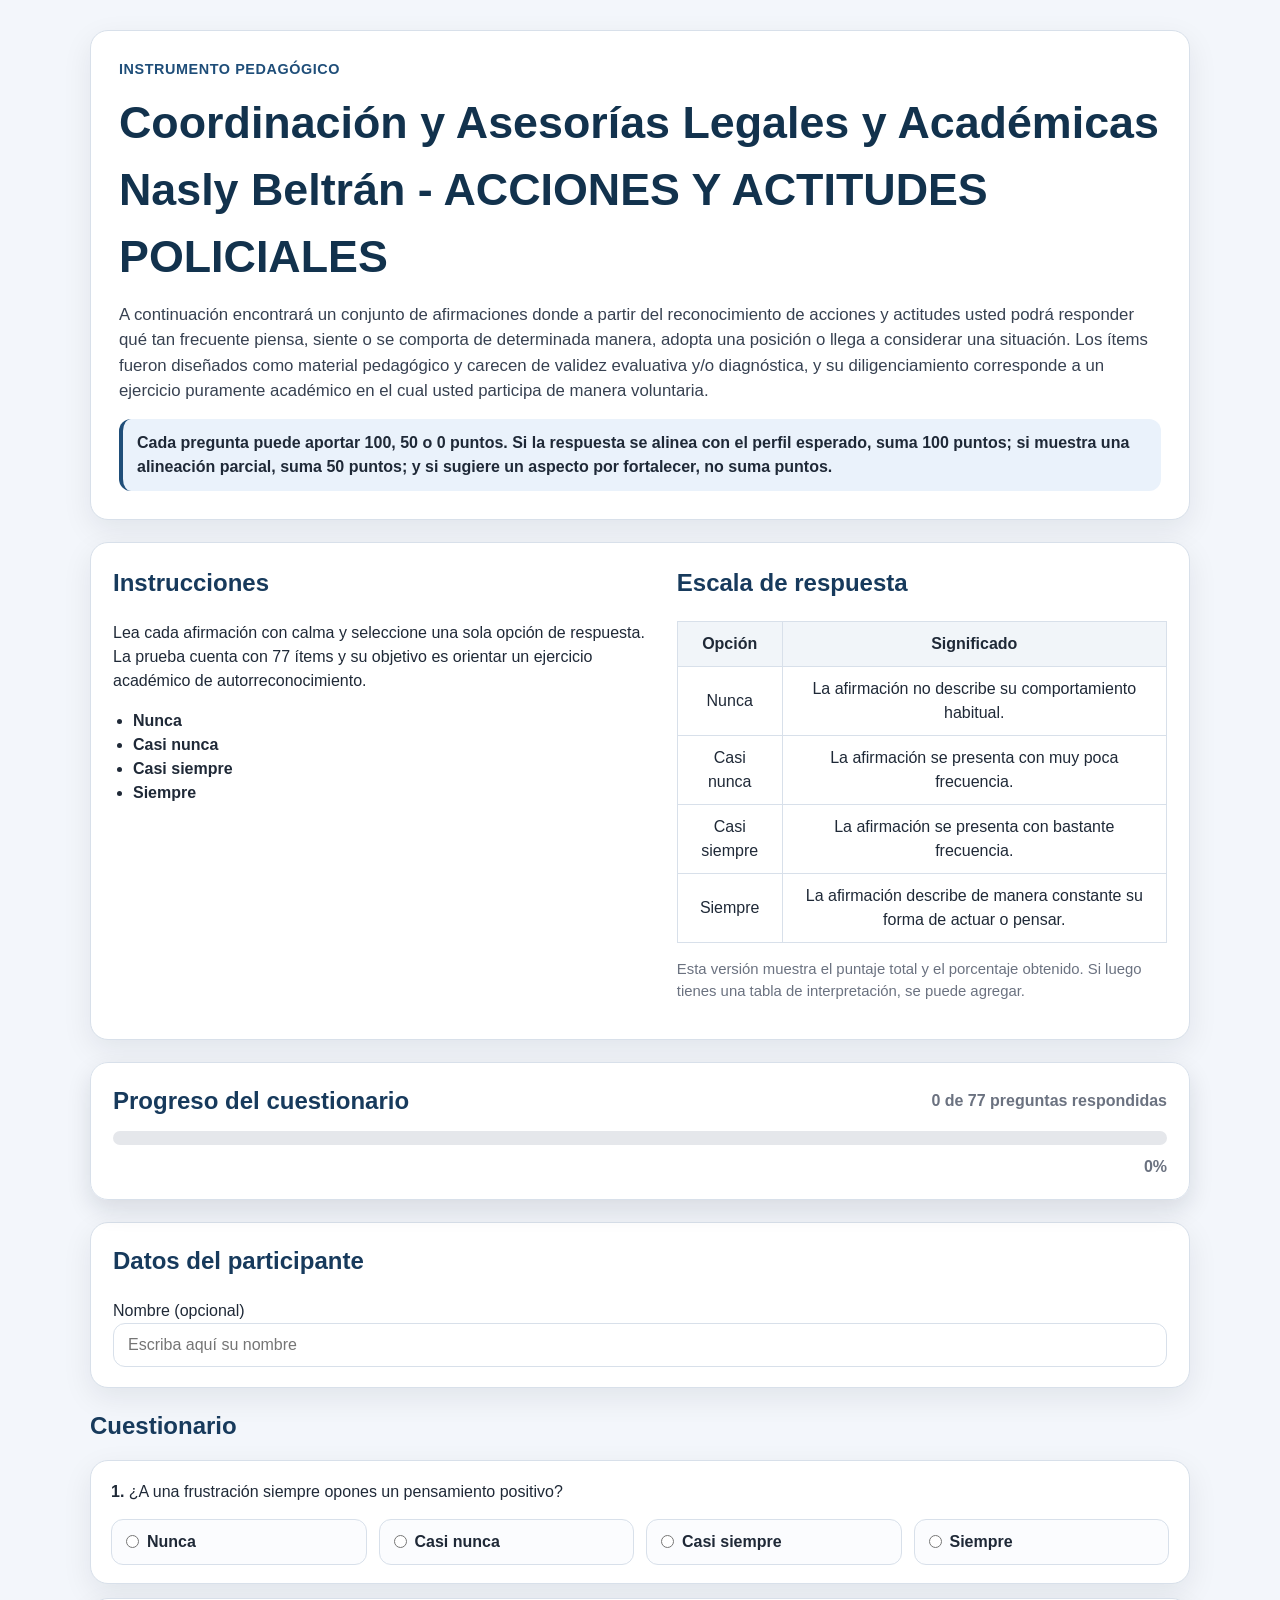
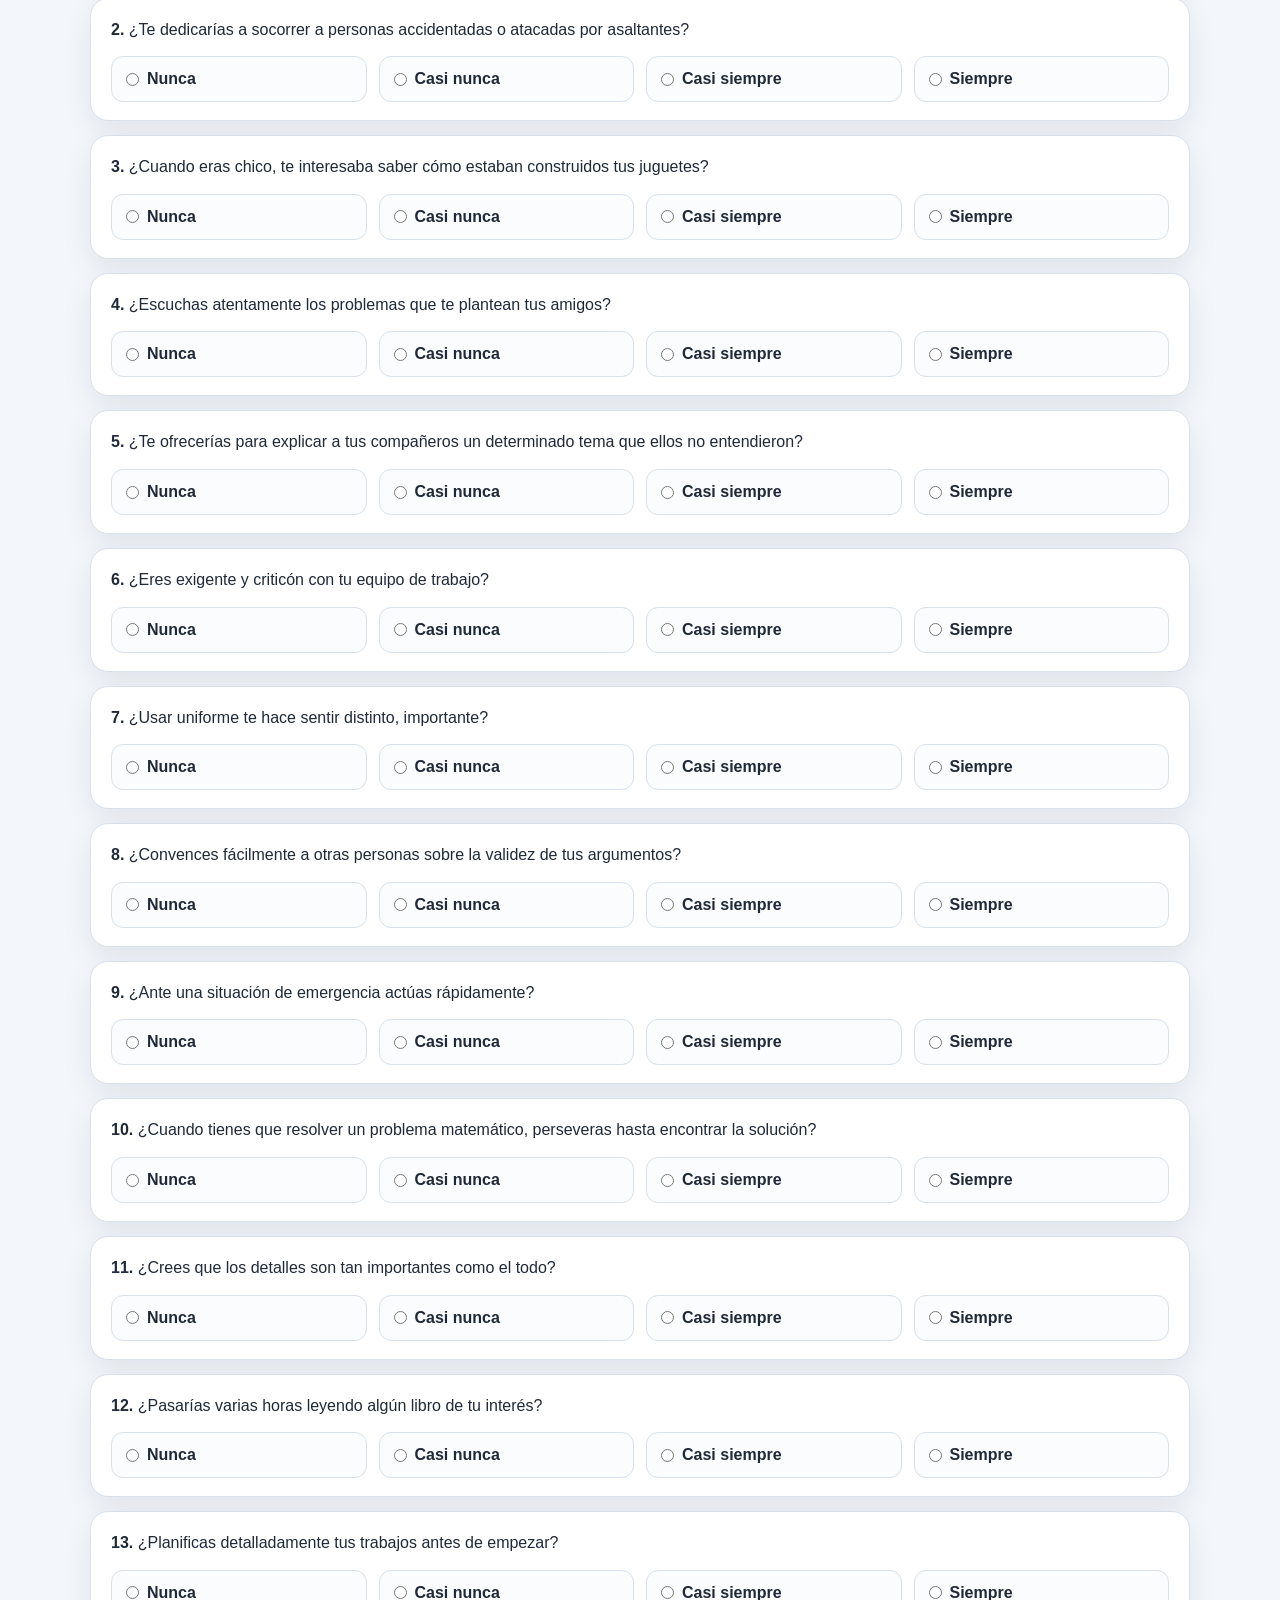
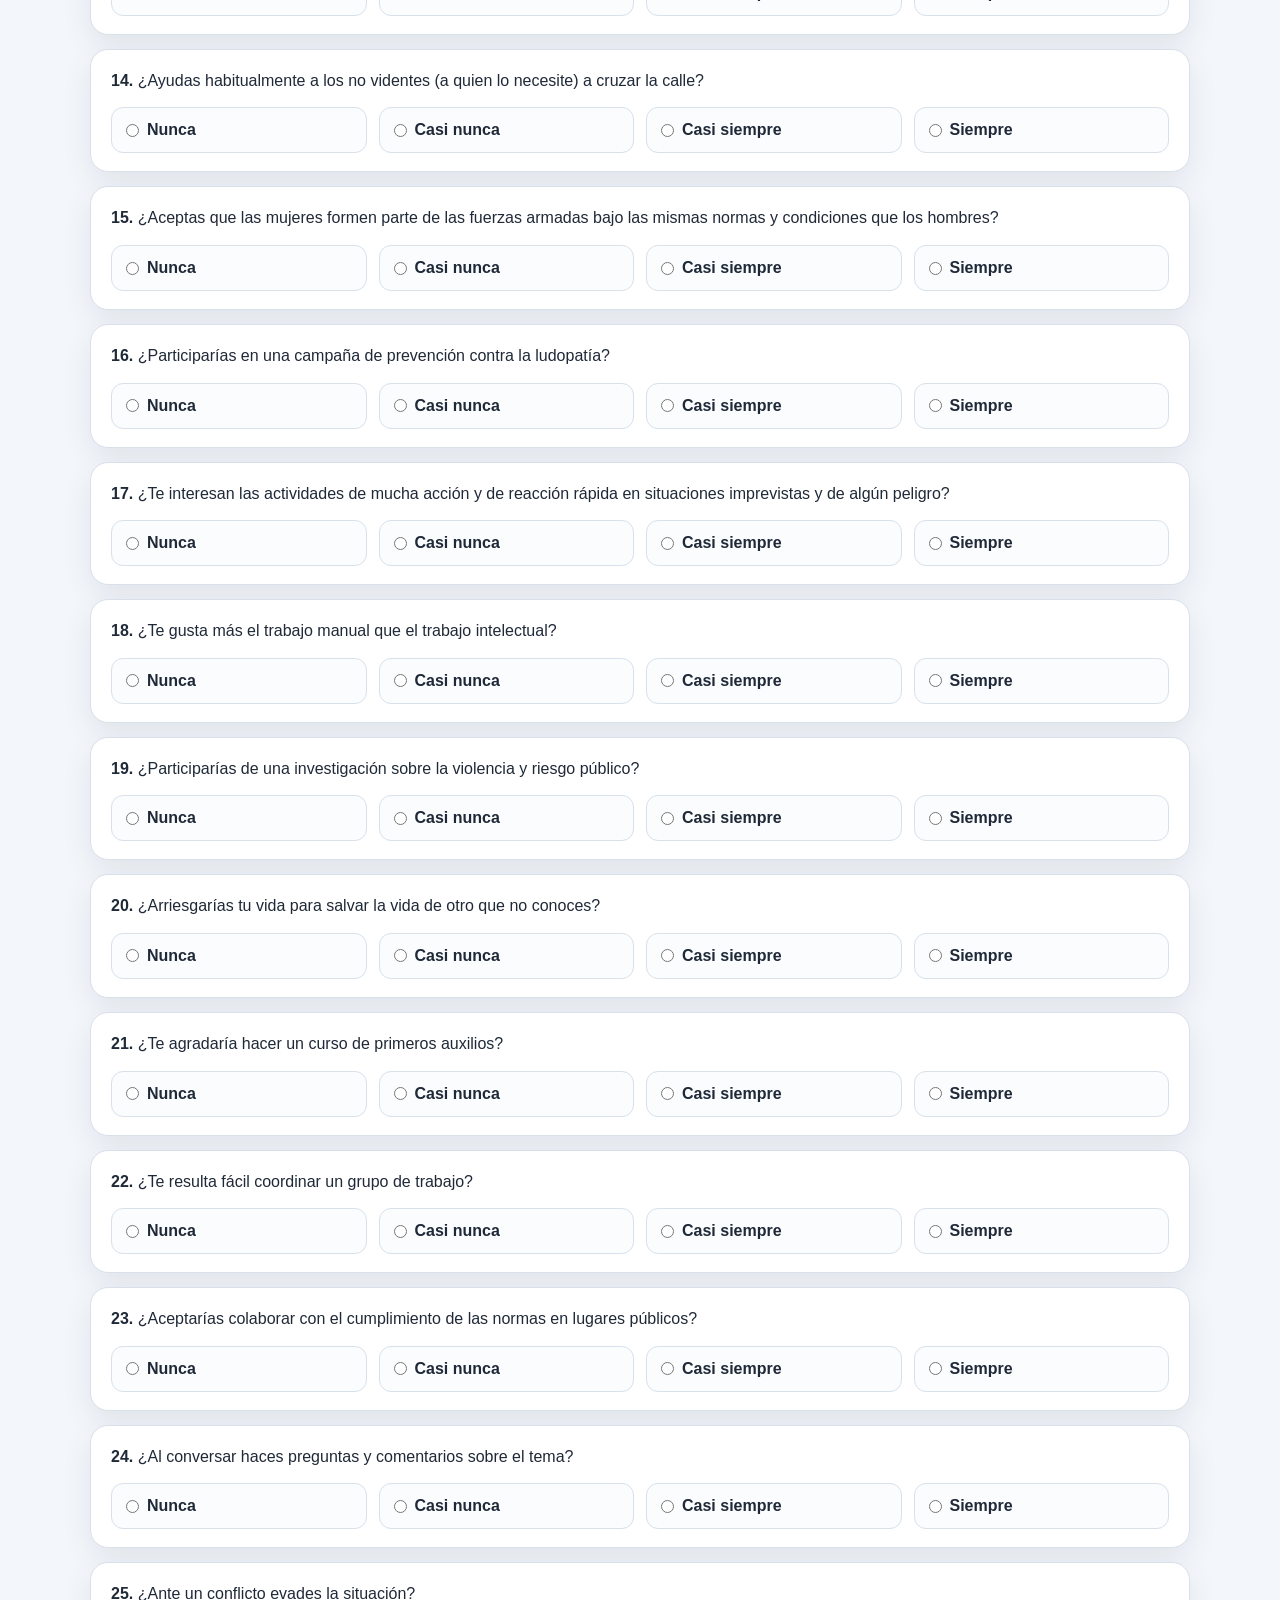
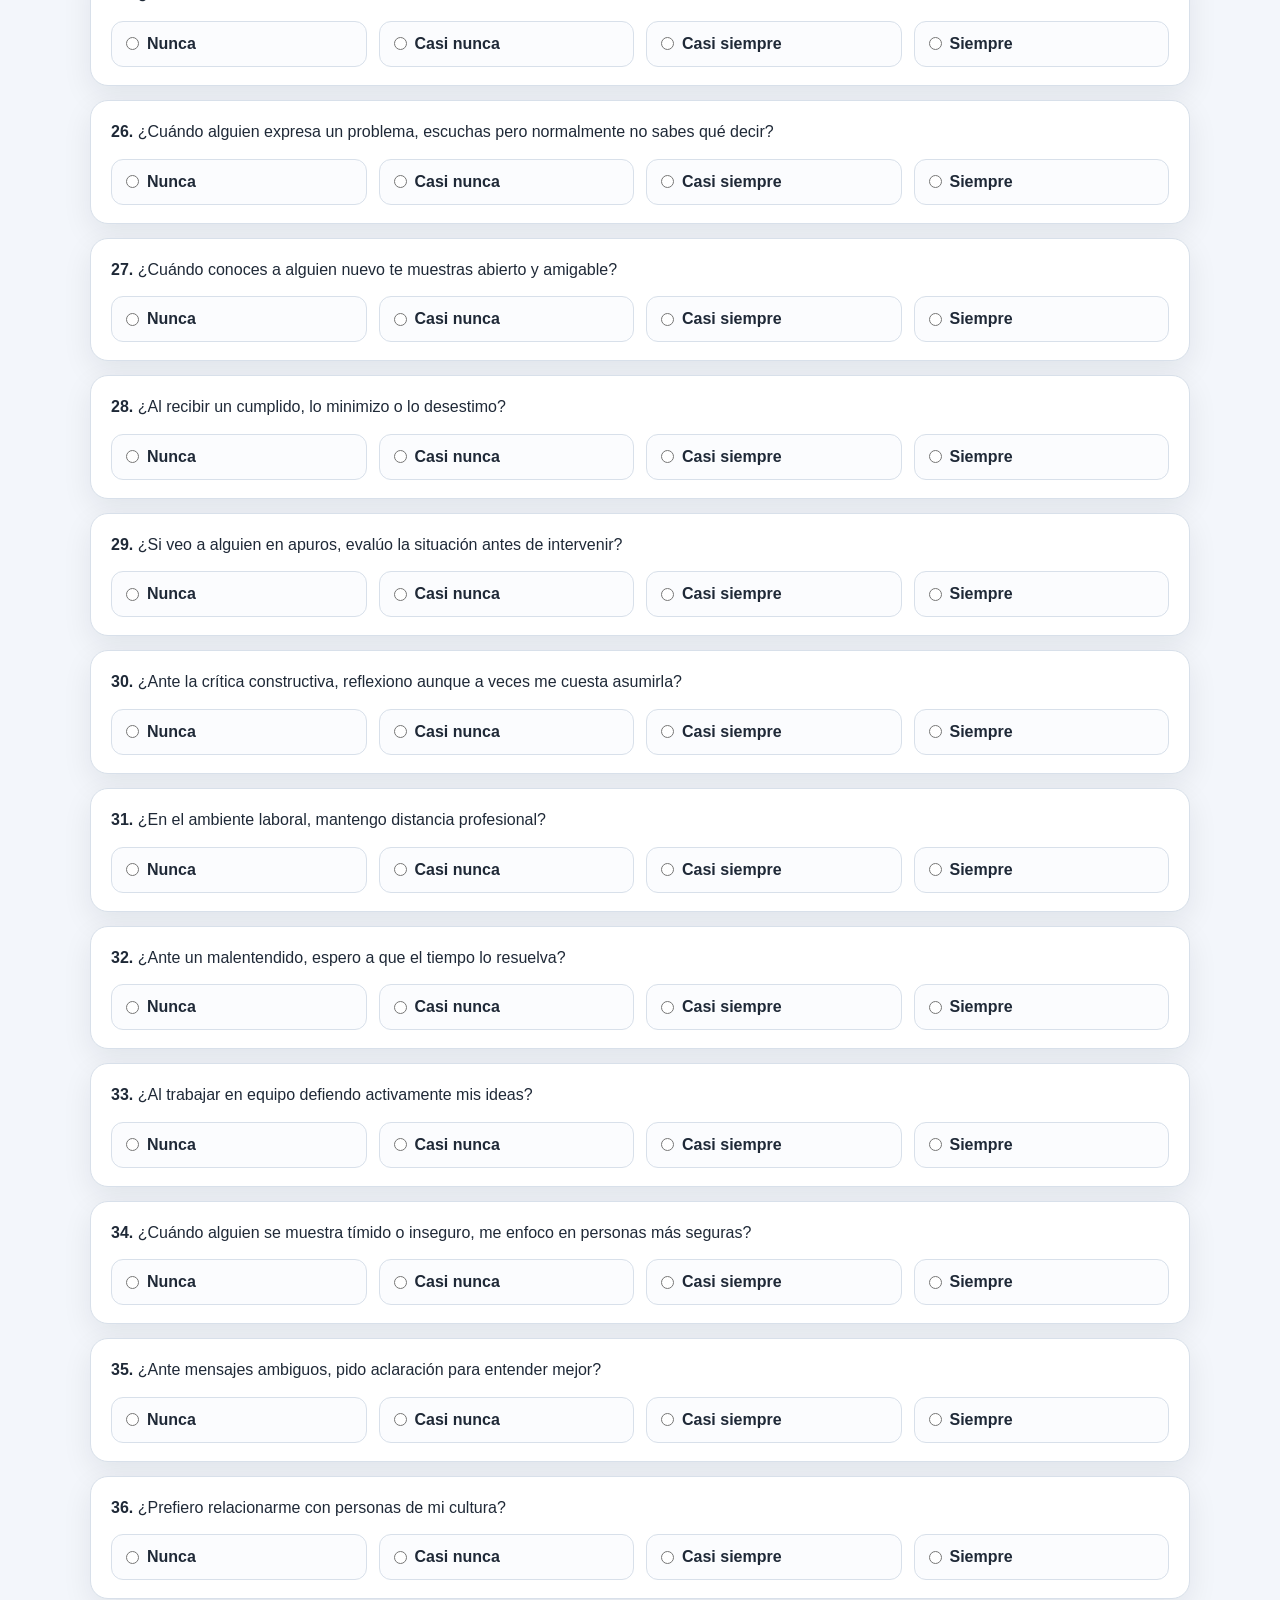
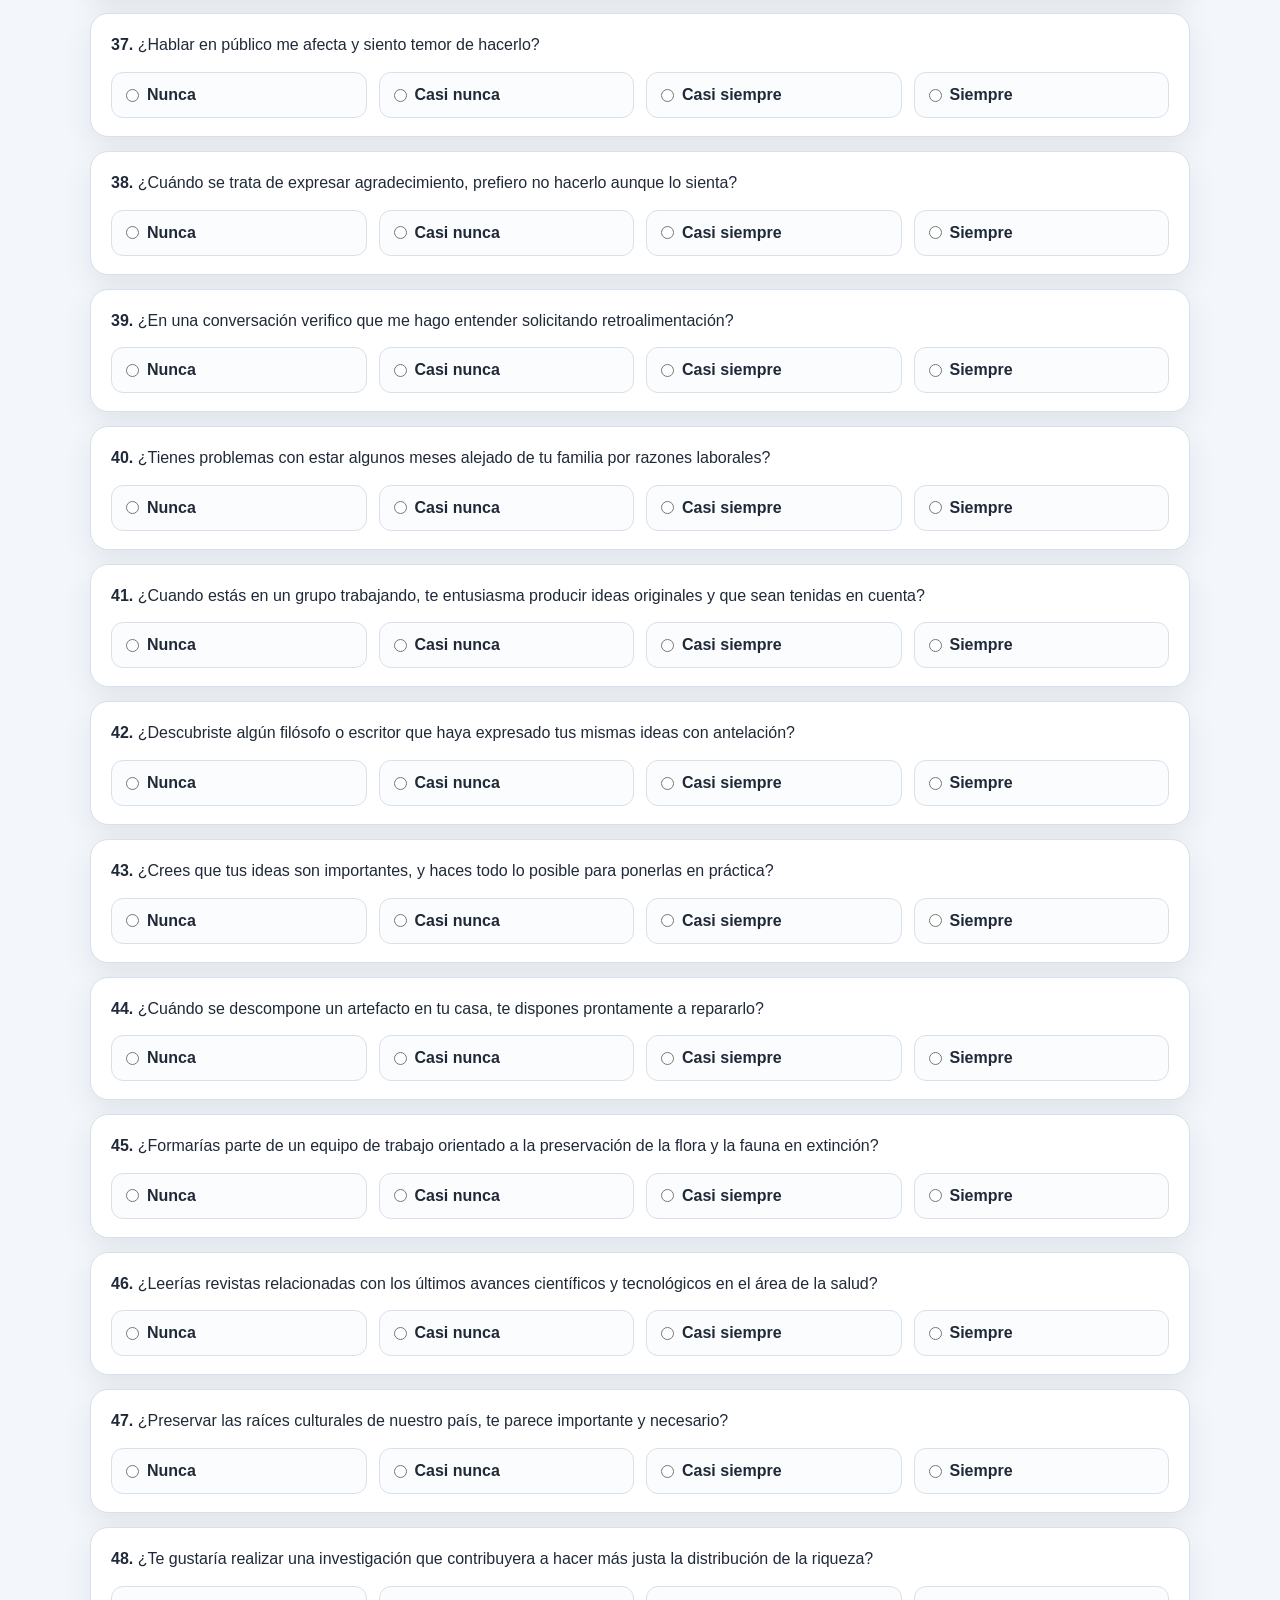
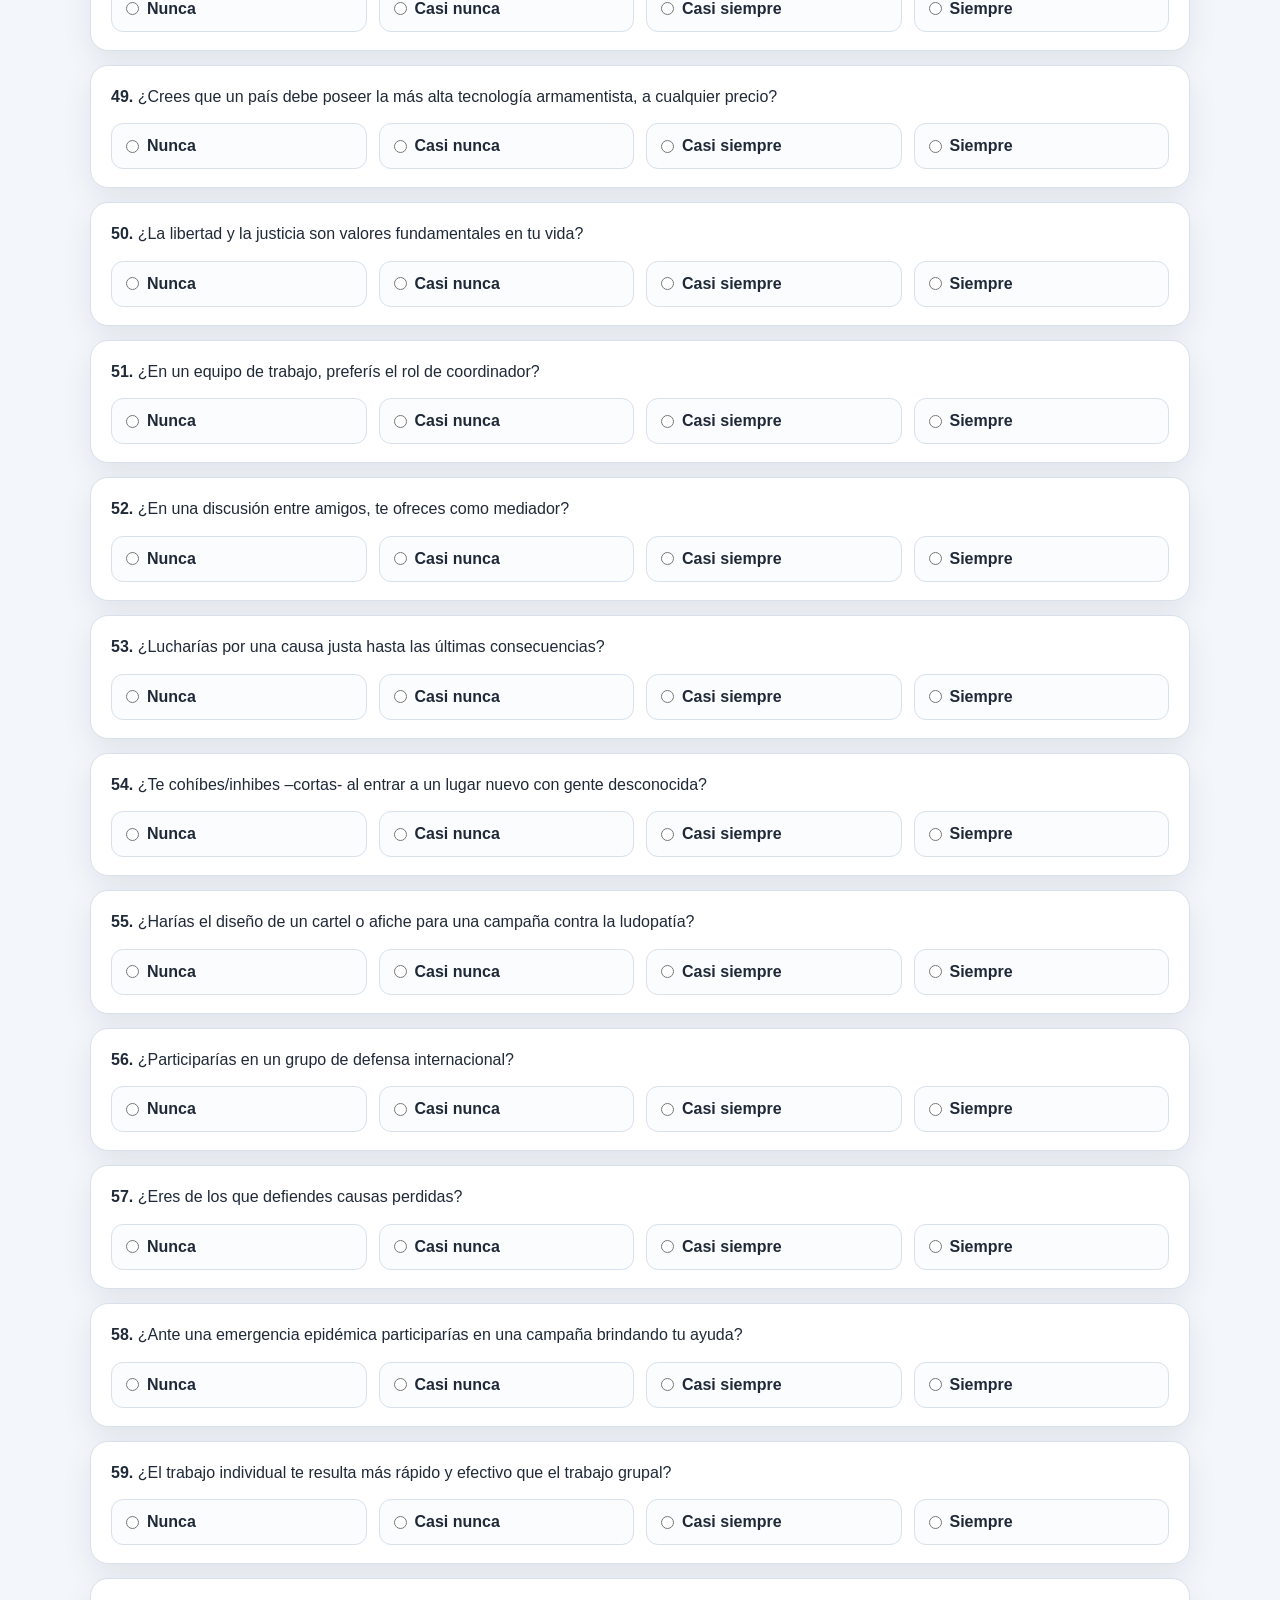
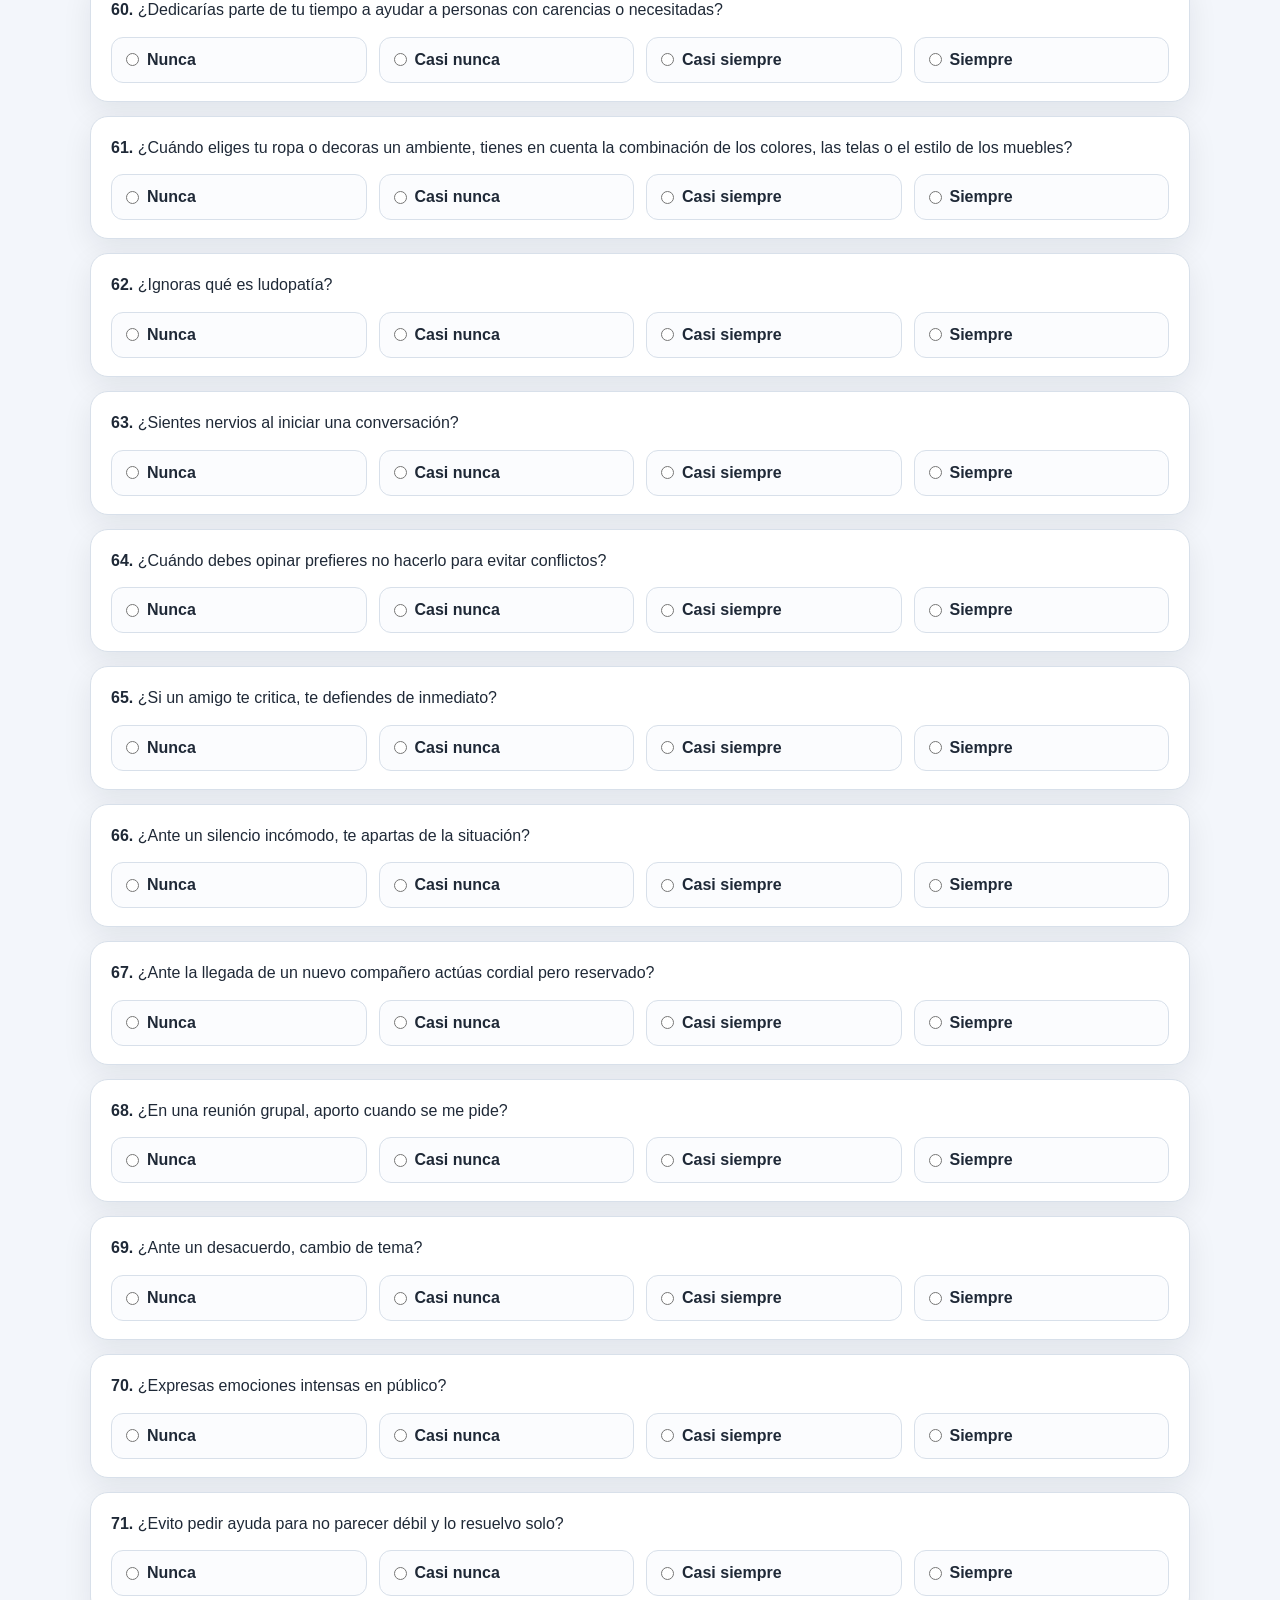
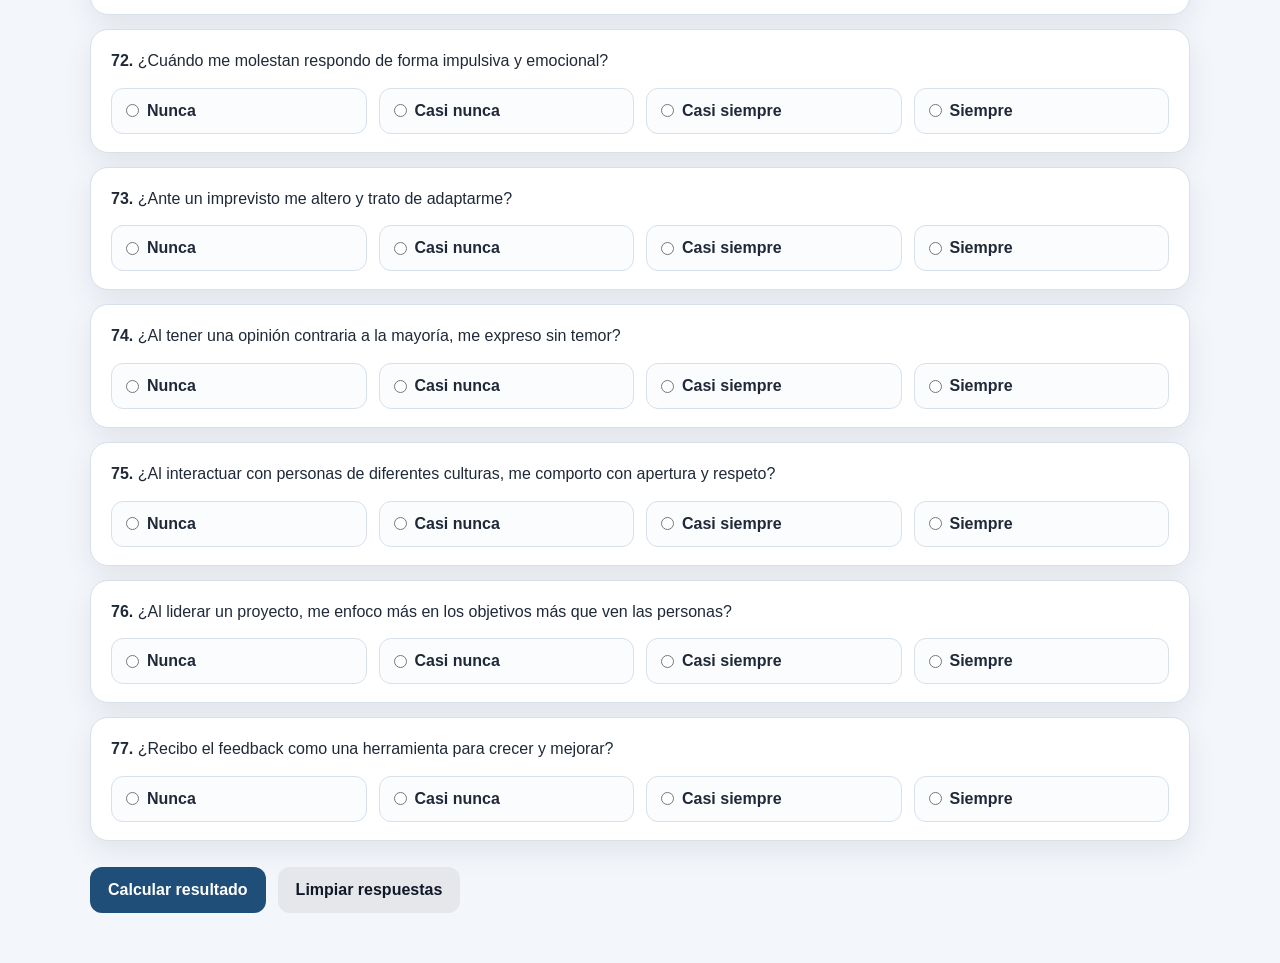
<file: index.html>
<!DOCTYPE html>
<html lang="es">
<head>
  <meta charset="UTF-8">
  <meta name="viewport" content="width=device-width, initial-scale=1.0">
  <title> Coordinación y Asesorías Legales y Académicas Nasly Beltrán - Acciones y Actitudes Policiales</title>
  <link rel="stylesheet" href="styles.css">
</head>
<body>
  <div class="container">
    <header class="hero">
      <p class="eyebrow">Instrumento pedagógico</p>
      <h1>Coordinación y Asesorías Legales y Académicas Nasly Beltrán - ACCIONES Y ACTITUDES POLICIALES</h1>
      <p class="lead">
        A continuación encontrará un conjunto de afirmaciones donde a partir del reconocimiento de acciones y actitudes usted podrá responder qué tan frecuente piensa, siente o se comporta de determinada manera, adopta una posición o llega a considerar una situación. Los ítems fueron diseñados como material pedagógico y carecen de validez evaluativa y/o diagnóstica, y su diligenciamiento corresponde a un ejercicio puramente académico en el cual usted participa de manera voluntaria.
      </p>
      <div class="notice">
       Cada pregunta puede aportar 100, 50 o 0 puntos. Si la respuesta se alinea con el perfil esperado, suma 100 puntos; si muestra una alineación parcial, suma 50 puntos; y si sugiere un aspecto por fortalecer, no suma puntos.
      </div>
    </header>

    <section class="intro-card">
      <div>
        <h2>Instrucciones</h2>
        <p>
          Lea cada afirmación con calma y seleccione una sola opción de respuesta. La prueba cuenta con 77 ítems y su objetivo es orientar un ejercicio académico de autorreconocimiento.
        </p>
        <ul>
          <li><strong>Nunca</strong></li>
          <li><strong>Casi nunca</strong></li>
          <li><strong>Casi siempre</strong></li>
          <li><strong>Siempre</strong></li>
        </ul>
      </div>

      <div>
        <h2>Escala de respuesta</h2>
        <table class="result-table">
          <thead>
            <tr>
              <th>Opción</th>
              <th>Significado</th>
            </tr>
          </thead>
          <tbody>
            <tr>
              <td>Nunca</td>
              <td>La afirmación no describe su comportamiento habitual.</td>
            </tr>
            <tr>
              <td>Casi nunca</td>
              <td>La afirmación se presenta con muy poca frecuencia.</td>
            </tr>
            <tr>
              <td>Casi siempre</td>
              <td>La afirmación se presenta con bastante frecuencia.</td>
            </tr>
            <tr>
              <td>Siempre</td>
              <td>La afirmación describe de manera constante su forma de actuar o pensar.</td>
            </tr>
          </tbody>
        </table>
        <p class="small-note">
          Esta versión muestra el puntaje total y el porcentaje obtenido. Si luego tienes una tabla de interpretación, se puede agregar.
        </p>
      </div>
    </section>

    <section class="progress-card">
      <div class="progress-header">
        <h2>Progreso del cuestionario</h2>
        <span id="progressText">0 de 77 preguntas respondidas</span>
      </div>

      <div class="progress-bar">
        <div id="progressFill" class="progress-fill"></div>
      </div>

      <div class="progress-percent">
        <span id="progressPercent">0%</span>
      </div>
    </section>

    <form id="quizForm" class="quiz-form">
      <section class="student-box">
        <h2>Datos del participante</h2>
        <label for="studentName">Nombre (opcional)</label>
        <input type="text" id="studentName" name="studentName" placeholder="Escriba aquí su nombre">
      </section>

      <section class="question-section">
        <h2>Cuestionario</h2>
        <div id="questionsContainer"></div>
      </section>

      <div class="actions">
        <button type="submit" class="btn primary">Calcular resultado</button>
        <button type="button" id="resetBtn" class="btn secondary">Limpiar respuestas</button>
      </div>
    </form>

    <div id="resultModal" class="modal-overlay hidden">
      <div class="modal-content" role="dialog" aria-modal="true" aria-labelledby="modalTitle">
        <button type="button" id="closeModalBtn" class="modal-close">&times;</button>

        <h2 id="modalTitle">Resultado</h2>
        <p id="resultStudent"></p>

        <div class="result-grid">
          <div class="result-box">
            <span class="label">Puntaje total</span>
            <strong id="scoreValue">0</strong>
          </div>
          <div class="result-box">
            <span class="label">Porcentaje obtenido</span>
            <strong id="percentageValue">0%</strong>
          </div>
          <div class="result-box">
            <span class="label">Preguntas respondidas</span>
            <strong id="answeredValue">0 / 77</strong>
          </div>
        </div>

        <p id="resultMessage" class="result-message"></p>

        <p class="small-note">
          Este resultado es de carácter académico y orientativo. No constituye un diagnóstico clínico ni una valoración profesional.
        </p>
      </div>
    </div>
  </div>

  <script src="script.js"></script>
</body>
</html>
</file>
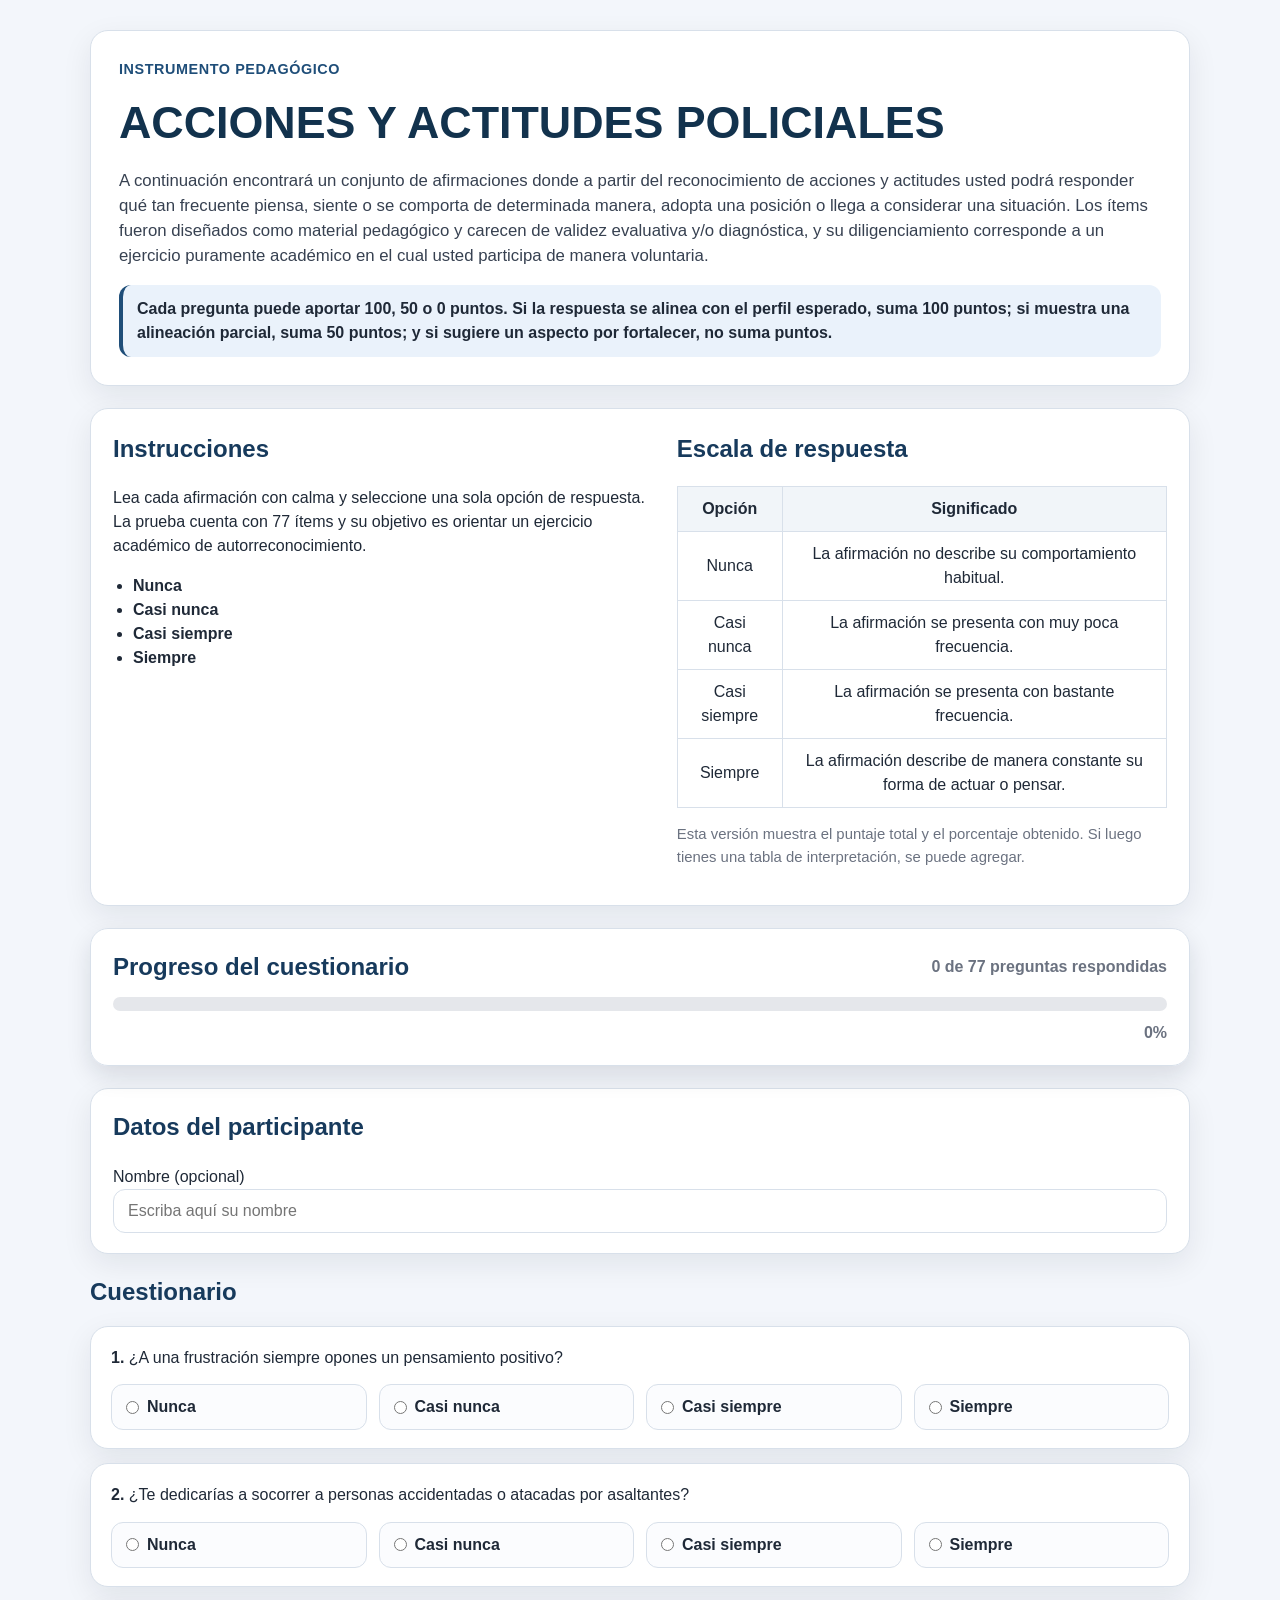
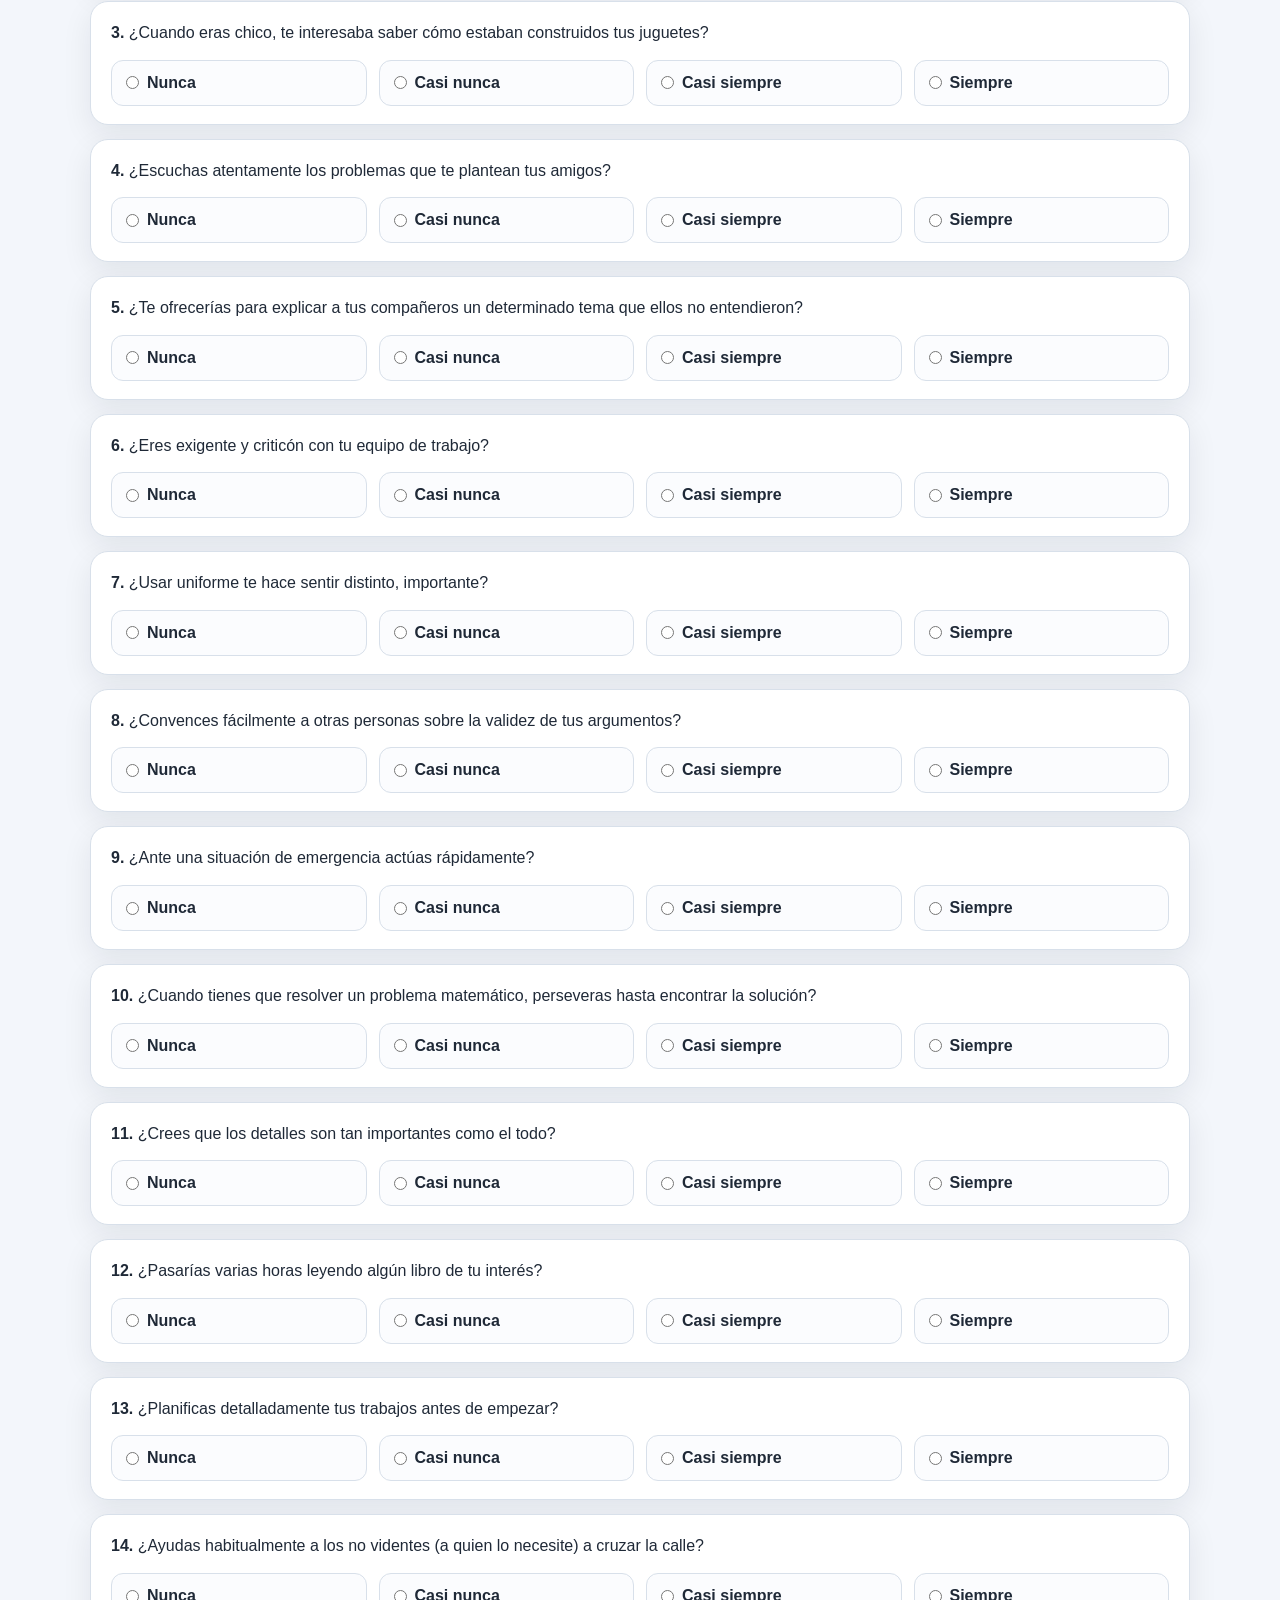
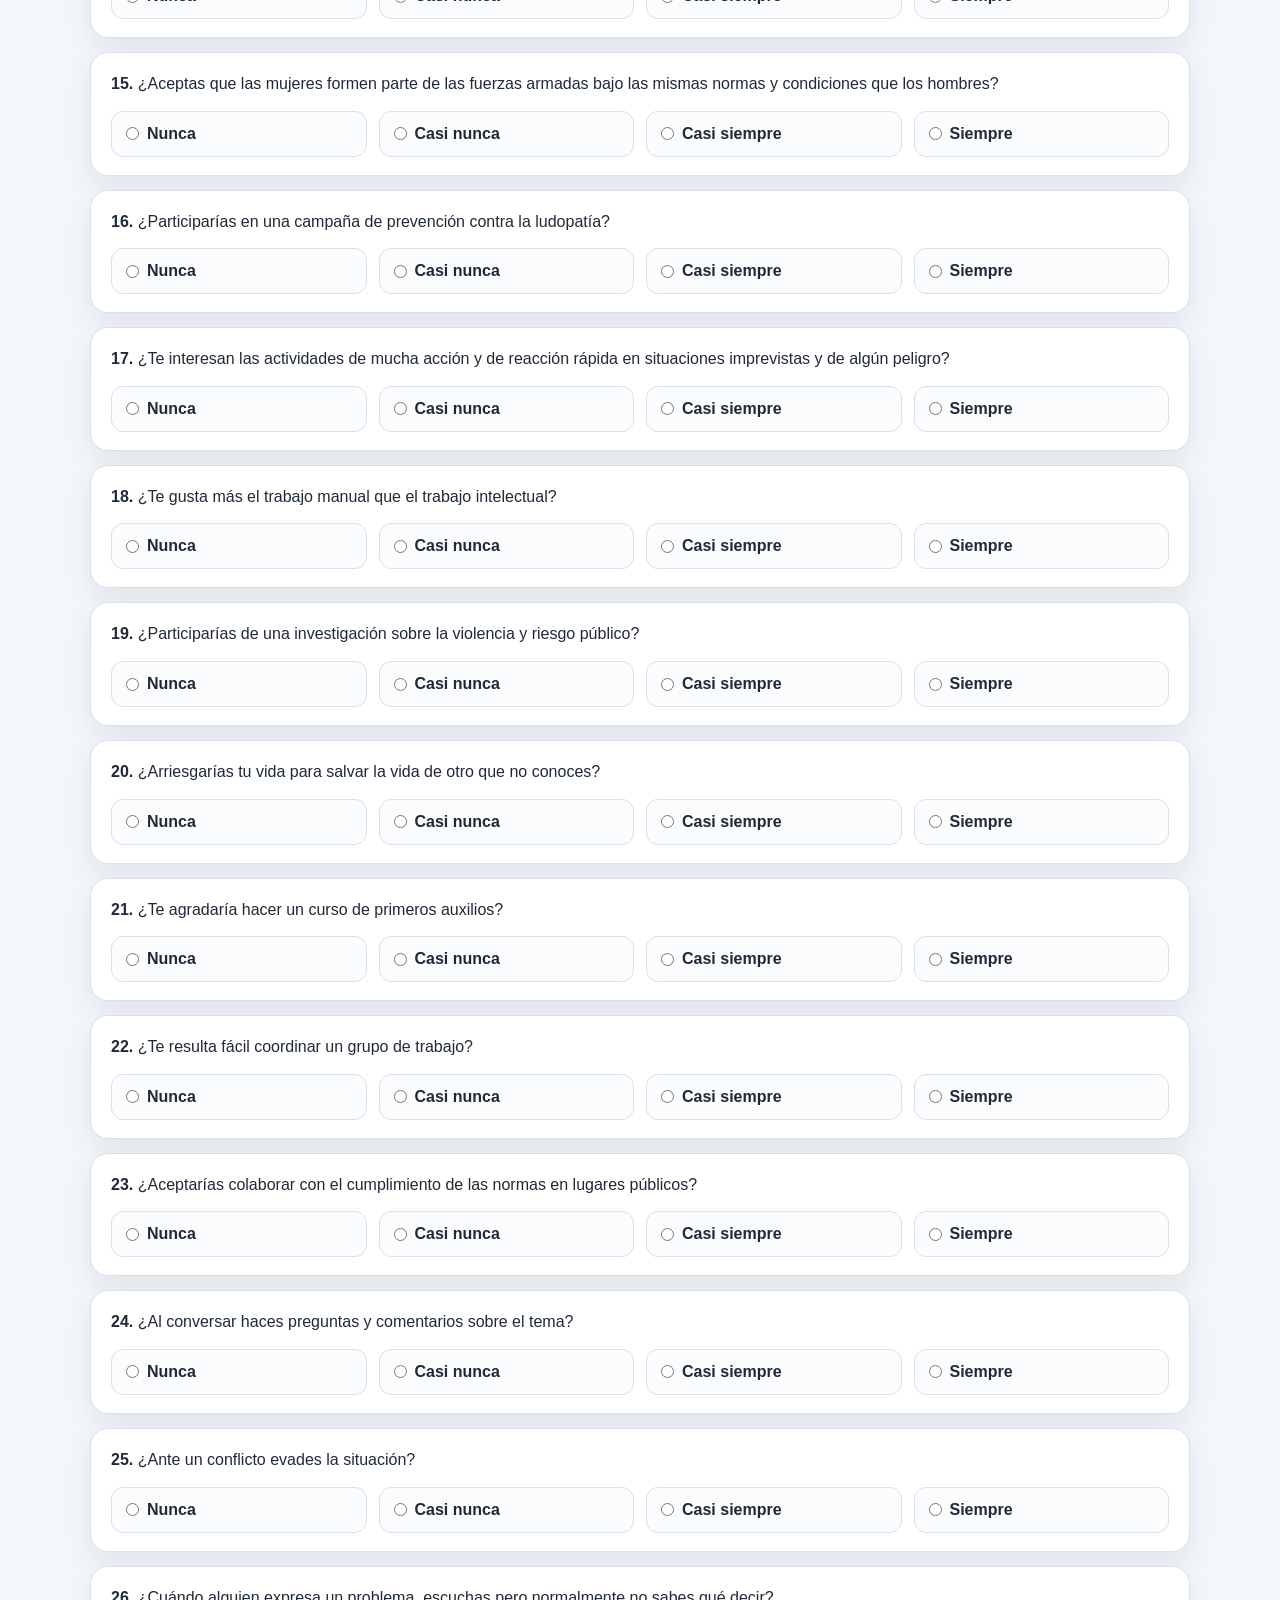
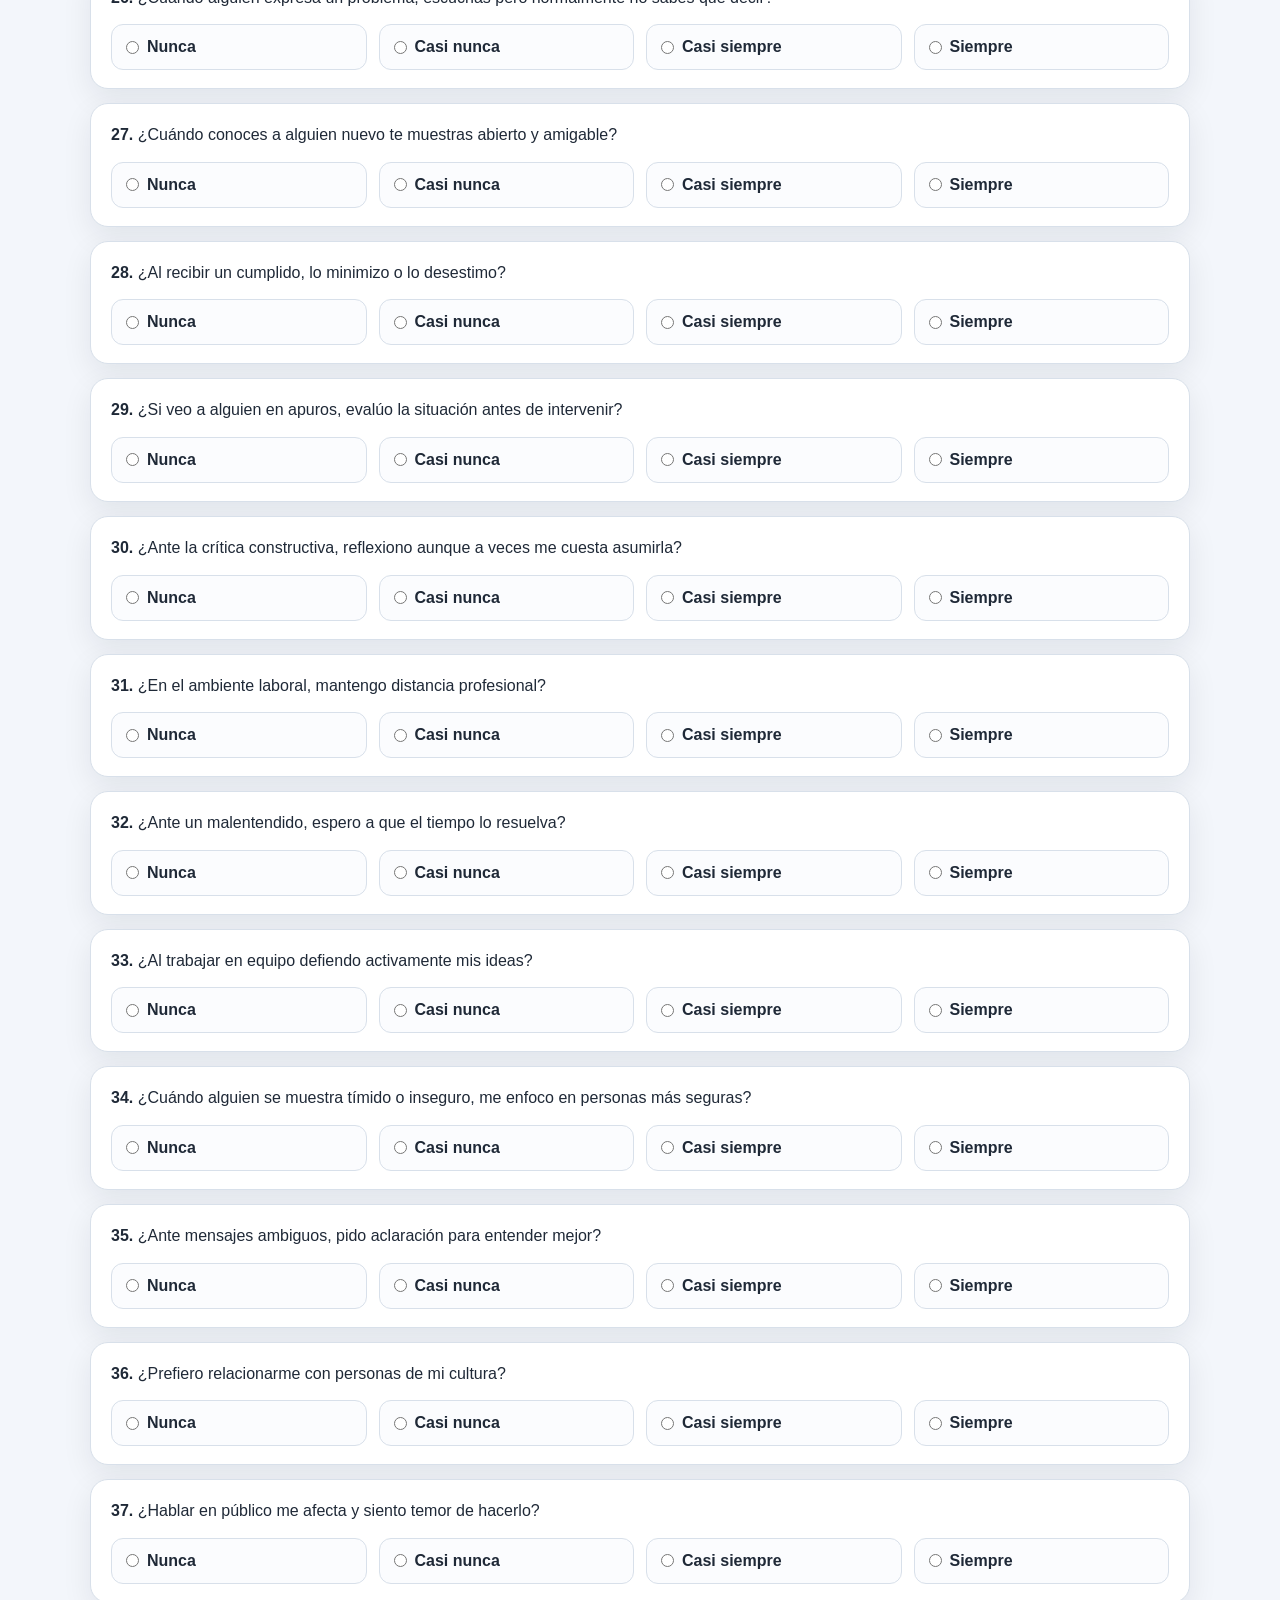
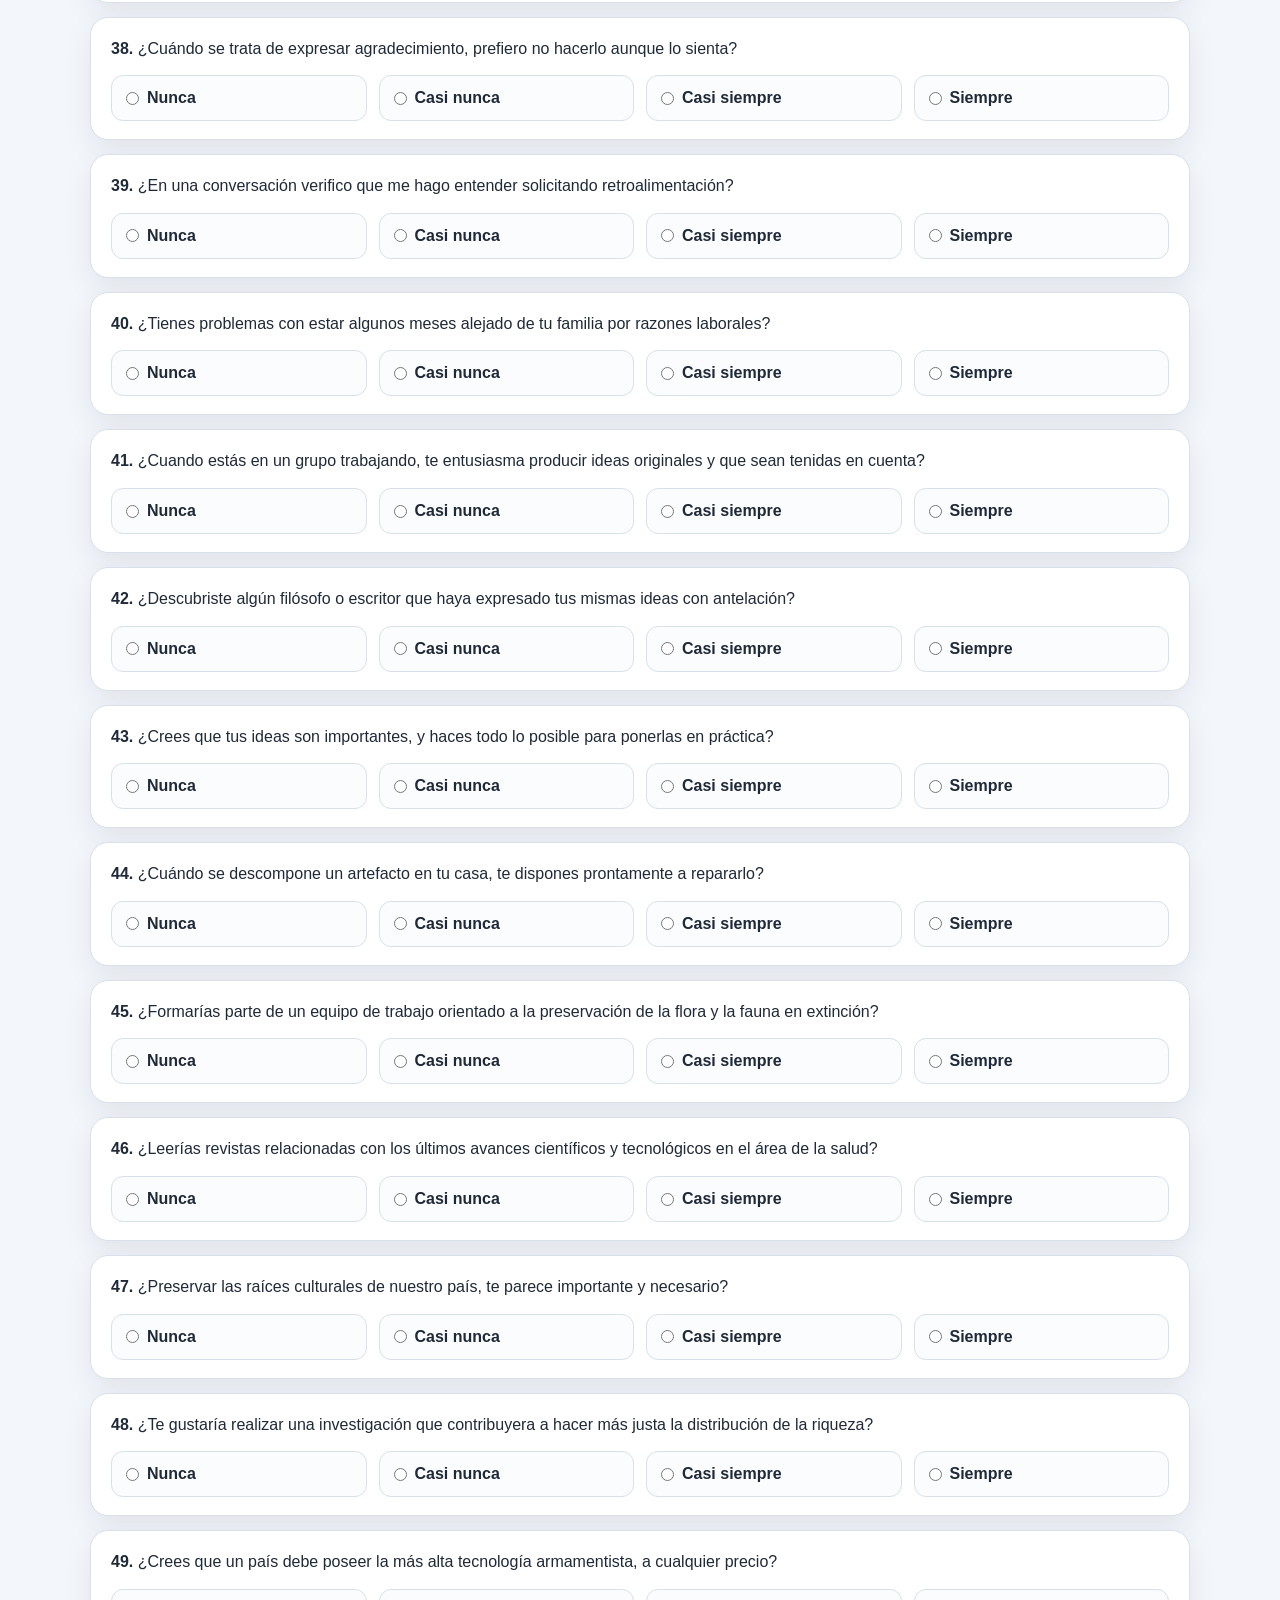
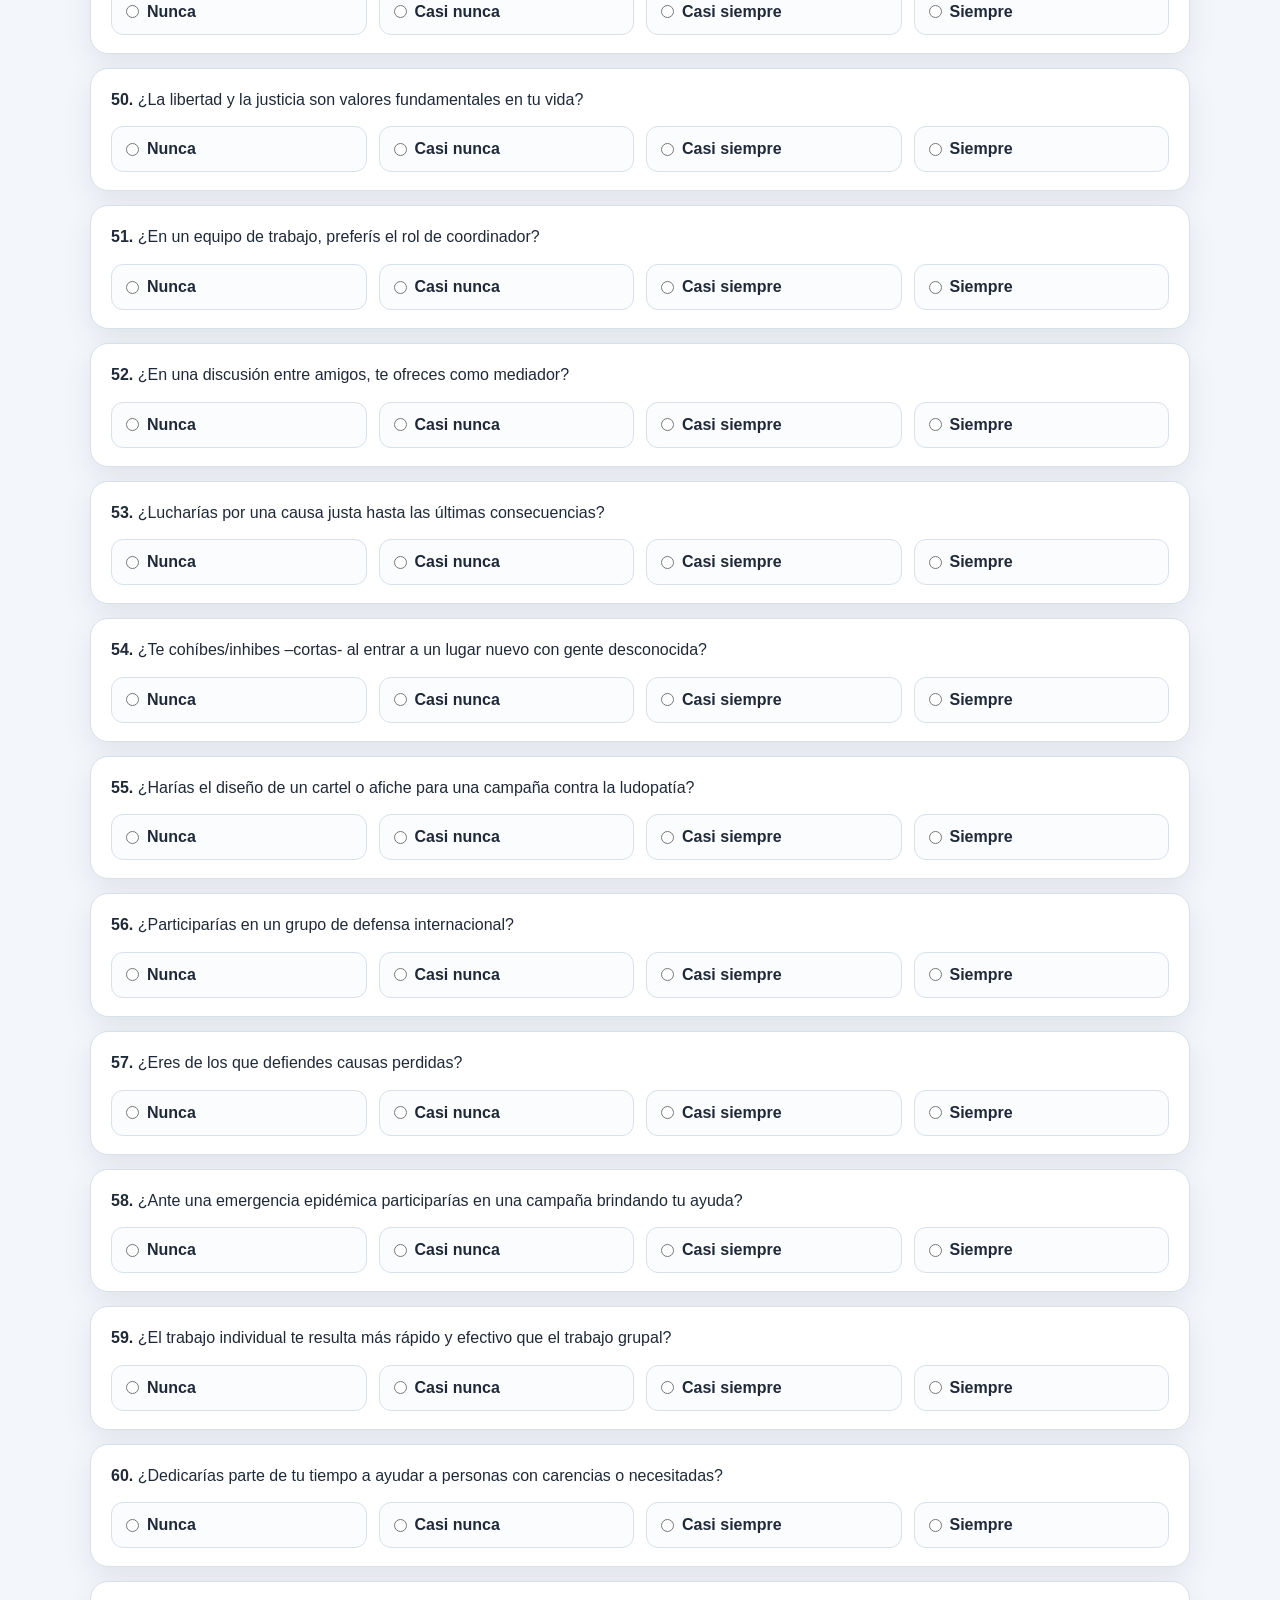
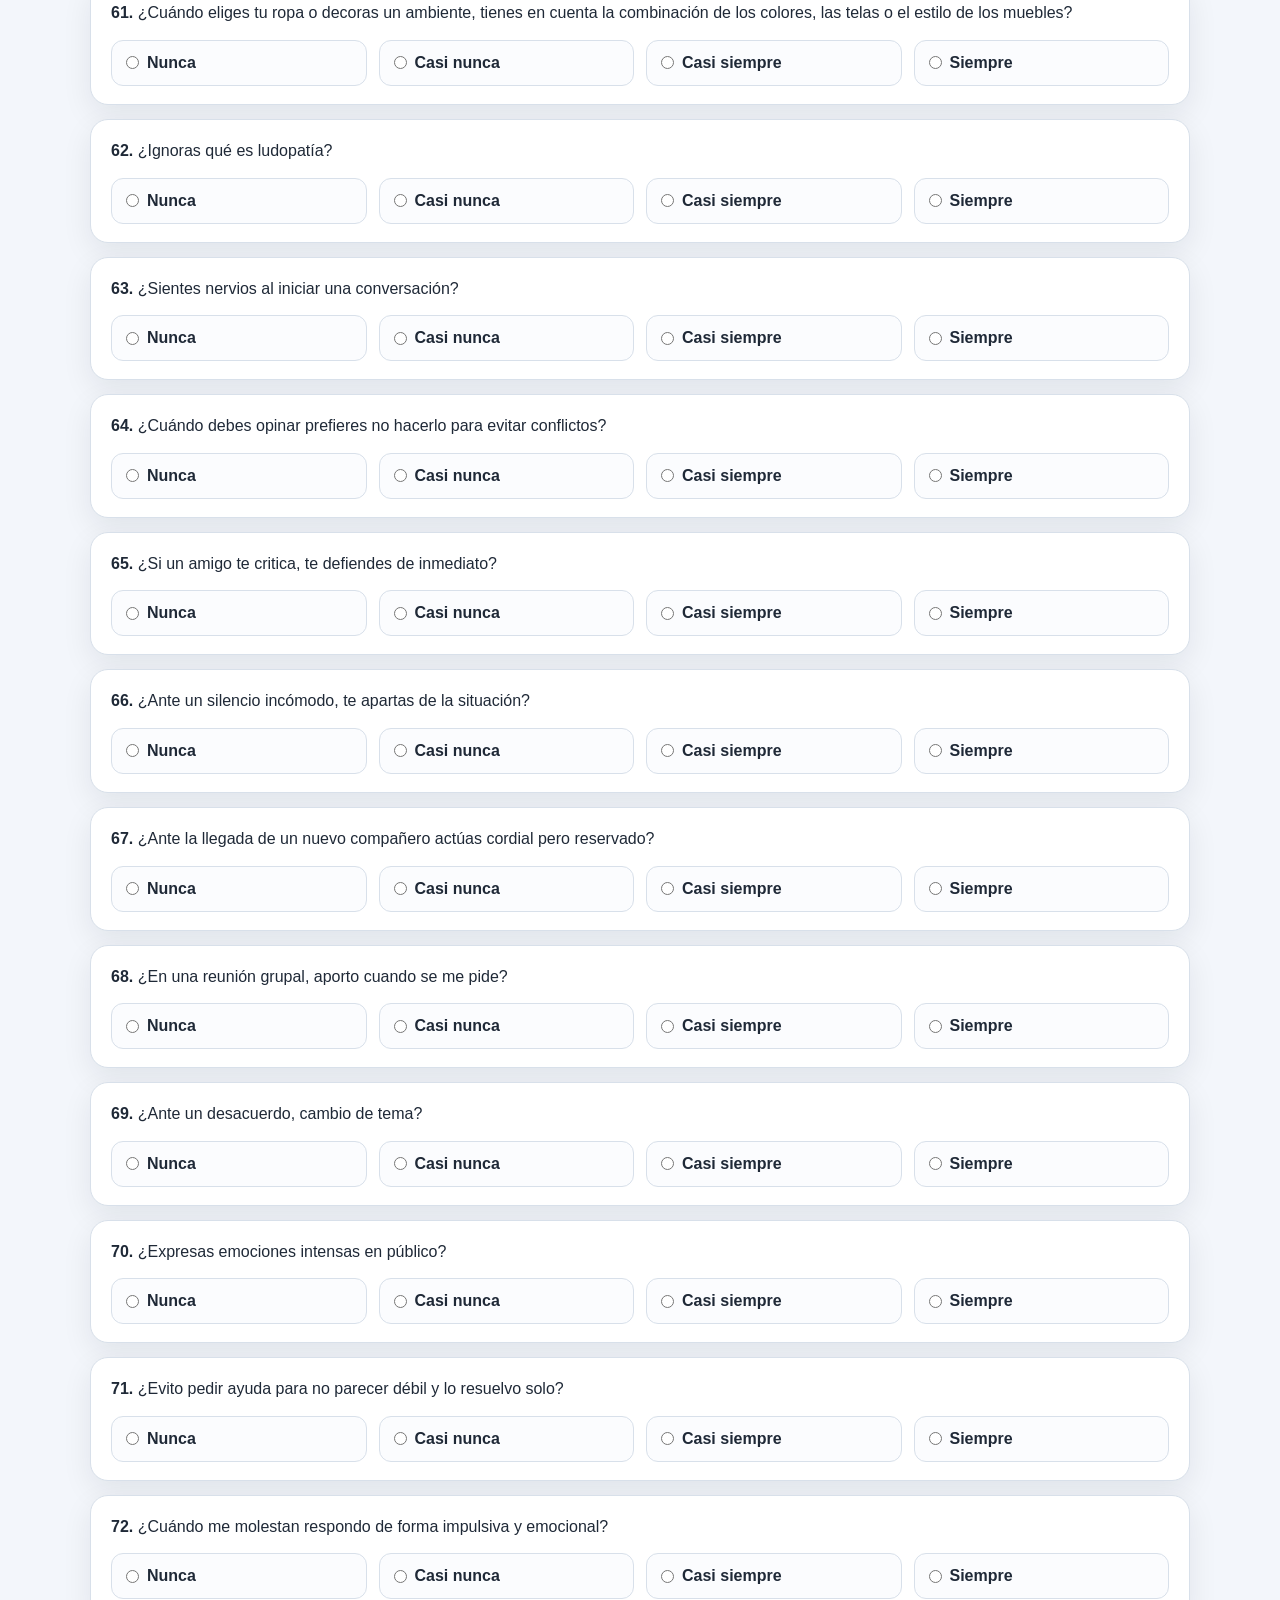
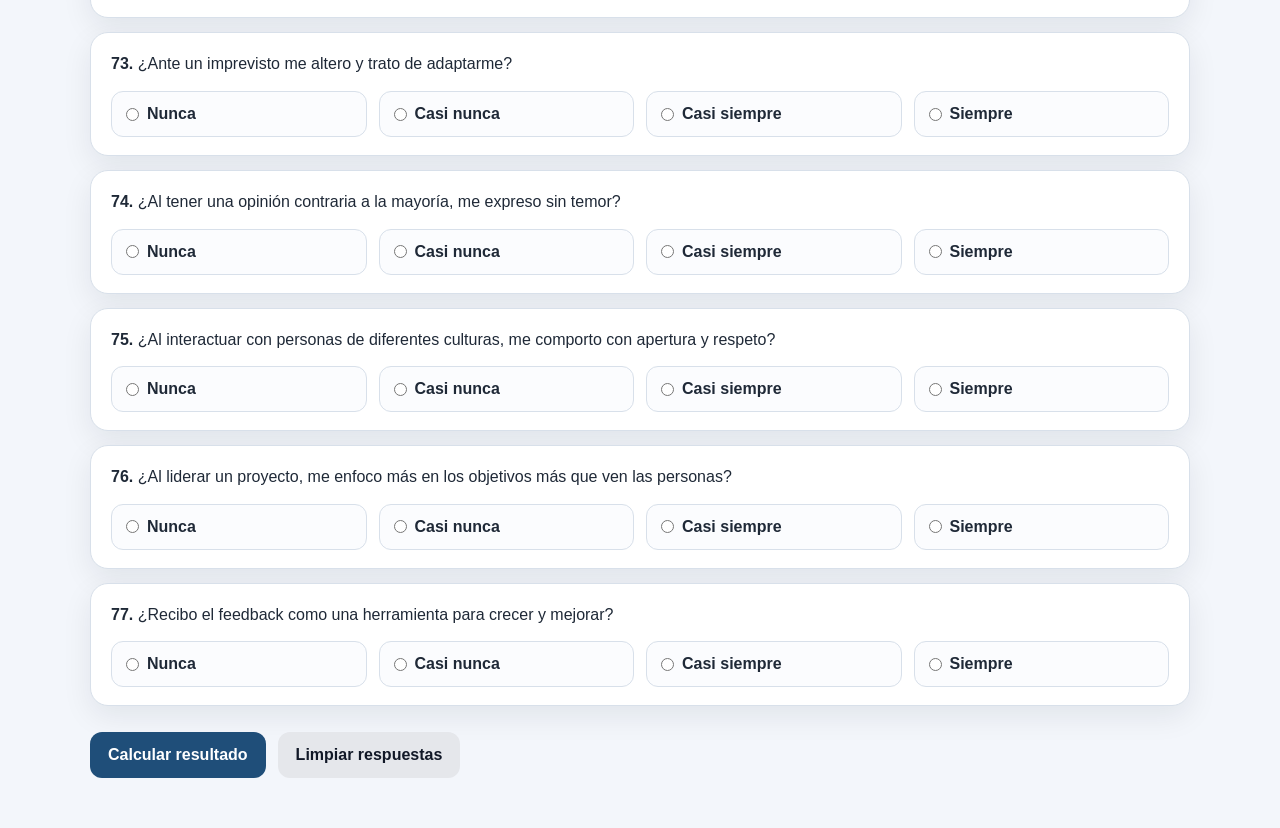
<file: index_acciones.html>
<!DOCTYPE html>
<html lang="es">
<head>
  <meta charset="UTF-8">
  <meta name="viewport" content="width=device-width, initial-scale=1.0">
  <title>Acciones y Actitudes Policiales</title>
  <link rel="stylesheet" href="styles_acciones.css">
</head>
<body>
  <div class="container">
    <header class="hero">
      <p class="eyebrow">Instrumento pedagógico</p>
      <h1>ACCIONES Y ACTITUDES POLICIALES</h1>
      <p class="lead">
        A continuación encontrará un conjunto de afirmaciones donde a partir del reconocimiento de acciones y actitudes usted podrá responder qué tan frecuente piensa, siente o se comporta de determinada manera, adopta una posición o llega a considerar una situación. Los ítems fueron diseñados como material pedagógico y carecen de validez evaluativa y/o diagnóstica, y su diligenciamiento corresponde a un ejercicio puramente académico en el cual usted participa de manera voluntaria.
      </p>
      <div class="notice">
       Cada pregunta puede aportar 100, 50 o 0 puntos. Si la respuesta se alinea con el perfil esperado, suma 100 puntos; si muestra una alineación parcial, suma 50 puntos; y si sugiere un aspecto por fortalecer, no suma puntos.
      </div>
    </header>

    <section class="intro-card">
      <div>
        <h2>Instrucciones</h2>
        <p>
          Lea cada afirmación con calma y seleccione una sola opción de respuesta. La prueba cuenta con 77 ítems y su objetivo es orientar un ejercicio académico de autorreconocimiento.
        </p>
        <ul>
          <li><strong>Nunca</strong></li>
          <li><strong>Casi nunca</strong></li>
          <li><strong>Casi siempre</strong></li>
          <li><strong>Siempre</strong></li>
        </ul>
      </div>

      <div>
        <h2>Escala de respuesta</h2>
        <table class="result-table">
          <thead>
            <tr>
              <th>Opción</th>
              <th>Significado</th>
            </tr>
          </thead>
          <tbody>
            <tr>
              <td>Nunca</td>
              <td>La afirmación no describe su comportamiento habitual.</td>
            </tr>
            <tr>
              <td>Casi nunca</td>
              <td>La afirmación se presenta con muy poca frecuencia.</td>
            </tr>
            <tr>
              <td>Casi siempre</td>
              <td>La afirmación se presenta con bastante frecuencia.</td>
            </tr>
            <tr>
              <td>Siempre</td>
              <td>La afirmación describe de manera constante su forma de actuar o pensar.</td>
            </tr>
          </tbody>
        </table>
        <p class="small-note">
          Esta versión muestra el puntaje total y el porcentaje obtenido. Si luego tienes una tabla de interpretación, se puede agregar.
        </p>
      </div>
    </section>

    <section class="progress-card">
      <div class="progress-header">
        <h2>Progreso del cuestionario</h2>
        <span id="progressText">0 de 77 preguntas respondidas</span>
      </div>

      <div class="progress-bar">
        <div id="progressFill" class="progress-fill"></div>
      </div>

      <div class="progress-percent">
        <span id="progressPercent">0%</span>
      </div>
    </section>

    <form id="quizForm" class="quiz-form">
      <section class="student-box">
        <h2>Datos del participante</h2>
        <label for="studentName">Nombre (opcional)</label>
        <input type="text" id="studentName" name="studentName" placeholder="Escriba aquí su nombre">
      </section>

      <section class="question-section">
        <h2>Cuestionario</h2>
        <div id="questionsContainer"></div>
      </section>

      <div class="actions">
        <button type="submit" class="btn primary">Calcular resultado</button>
        <button type="button" id="resetBtn" class="btn secondary">Limpiar respuestas</button>
      </div>
    </form>

    <div id="resultModal" class="modal-overlay hidden">
      <div class="modal-content" role="dialog" aria-modal="true" aria-labelledby="modalTitle">
        <button type="button" id="closeModalBtn" class="modal-close">&times;</button>

        <h2 id="modalTitle">Resultado</h2>
        <p id="resultStudent"></p>

        <div class="result-grid">
          <div class="result-box">
            <span class="label">Puntaje total</span>
            <strong id="scoreValue">0</strong>
          </div>
          <div class="result-box">
            <span class="label">Porcentaje obtenido</span>
            <strong id="percentageValue">0%</strong>
          </div>
          <div class="result-box">
            <span class="label">Preguntas respondidas</span>
            <strong id="answeredValue">0 / 77</strong>
          </div>
        </div>

        <p id="resultMessage" class="result-message"></p>

        <p class="small-note">
          Este resultado es de carácter académico y orientativo. No constituye un diagnóstico clínico ni una valoración profesional.
        </p>
      </div>
    </div>
  </div>

  <script src="script_acciones.js"></script>
</body>
</html>
</file>
<file: styles.css>
:root {
  --bg: #f3f6fb;
  --card: #ffffff;
  --text: #1f2937;
  --muted: #6b7280;
  --border: #d8e0ea;
  --shadow: 0 10px 30px rgba(15, 23, 42, 0.08);

  --primary: #1f4e79;
  --primary-soft: #eaf2fb;
  --success-soft: #eef9f1;
  --neutral-bg: #f3f4f6;
  --neutral-border: #d1d5db;
  --neutral-text: #374151;
}

* {
  box-sizing: border-box;
}

html {
  scroll-behavior: smooth;
}

body {
  margin: 0;
  font-family: Arial, Helvetica, sans-serif;
  background: var(--bg);
  color: var(--text);
  line-height: 1.5;
}

.container {
  width: min(1100px, calc(100% - 32px));
  margin: 30px auto 50px;
}

.hero,
.intro-card,
.progress-card,
.student-box,
.question-card,
.modal-content {
  background: var(--card);
  border: 1px solid var(--border);
  border-radius: 18px;
  box-shadow: var(--shadow);
}

.hero {
  padding: 28px;
  margin-bottom: 22px;
}

.eyebrow {
  margin: 0 0 8px;
  color: var(--primary);
  font-weight: 700;
  text-transform: uppercase;
  letter-spacing: 0.04em;
  font-size: 0.9rem;
}

h1 {
  margin: 0 0 12px;
  font-size: clamp(2rem, 4vw, 2.8rem);
  color: #12324d;
}

h2 {
  margin-top: 0;
  color: #173a5c;
}

.lead {
  margin: 0;
  color: #374151;
  font-size: 1.05rem;
}

.notice {
  margin-top: 16px;
  padding: 12px 14px;
  background: var(--primary-soft);
  border-left: 4px solid var(--primary);
  border-radius: 12px;
  font-weight: 600;
}

.intro-card {
  display: grid;
  grid-template-columns: 1.05fr 0.95fr;
  gap: 22px;
  padding: 22px;
  margin-bottom: 22px;
}

.intro-card ul {
  margin: 12px 0 0 20px;
  padding: 0;
}

.result-table {
  width: 100%;
  border-collapse: collapse;
  margin-top: 8px;
}

.result-table th,
.result-table td {
  border: 1px solid var(--border);
  padding: 10px 12px;
  text-align: center;
  vertical-align: middle;
}

.result-table th {
  background: #f1f5f9;
  font-weight: 700;
}

.small-note {
  color: var(--muted);
  font-size: 0.93rem;
}

.progress-card {
  position: sticky;
  top: 12px;
  z-index: 1000;
  padding: 20px 22px;
  margin-bottom: 22px;
  background: rgba(255, 255, 255, 0.96);
  backdrop-filter: blur(6px);
  border: 1px solid var(--border);
  box-shadow: 0 10px 24px rgba(15, 23, 42, 0.12);
}

.progress-header {
  display: flex;
  justify-content: space-between;
  align-items: center;
  gap: 12px;
  margin-bottom: 12px;
  flex-wrap: wrap;
}

.progress-header h2 {
  margin: 0;
}

.progress-header span {
  color: var(--muted);
  font-weight: 700;
}

.progress-bar {
  width: 100%;
  height: 14px;
  background: #e5e7eb;
  border-radius: 999px;
  overflow: hidden;
}

.progress-fill {
  width: 0%;
  height: 100%;
  background: linear-gradient(90deg, #1f4e79, #4f8cc9);
  border-radius: 999px;
  transition: width 0.3s ease;
}

.progress-percent {
  margin-top: 10px;
  text-align: right;
  font-weight: 700;
  color: var(--muted);
}

.student-box {
  padding: 20px 22px;
  margin-bottom: 20px;
}

.student-box input {
  width: 100%;
  padding: 12px 14px;
  border: 1px solid var(--border);
  border-radius: 12px;
  font-size: 1rem;
  outline: none;
}

.student-box input:focus {
  border-color: var(--primary);
  box-shadow: 0 0 0 3px rgba(31, 78, 121, 0.12);
}

.question-section h2 {
  margin-bottom: 16px;
}

.question-card {
  padding: 18px 20px;
  margin-bottom: 14px;
  transition: border-color 0.2s ease, box-shadow 0.2s ease, transform 0.2s ease;
}

.question-card:hover {
  transform: translateY(-1px);
}

.question-title {
  margin: 0 0 14px;
  font-size: 1rem;
  line-height: 1.6;
}

.options {
  display: grid;
  grid-template-columns: repeat(4, minmax(140px, 1fr));
  gap: 12px;
}

.option {
  display: inline-flex;
  align-items: center;
  gap: 8px;
  padding: 10px 14px;
  border: 1px solid var(--border);
  border-radius: 12px;
  background: #fbfcfe;
  cursor: pointer;
  transition: 0.2s ease;
  font-weight: 600;
}

.option:hover {
  border-color: var(--primary);
  background: var(--primary-soft);
}

.option input {
  margin: 0;
}

.actions {
  display: flex;
  gap: 12px;
  margin: 26px 0 0;
  flex-wrap: wrap;
}

.btn {
  border: none;
  border-radius: 12px;
  padding: 14px 18px;
  font-size: 1rem;
  font-weight: 700;
  cursor: pointer;
  transition: 0.2s ease;
}

.btn.primary {
  background: var(--primary);
  color: #fff;
}

.btn.primary:hover {
  background: #163954;
}

.btn.secondary {
  background: #e5e7eb;
  color: #111827;
}

.btn.secondary:hover {
  background: #d1d5db;
}

.question-card.missing {
  border: 2px solid #dc2626;
  box-shadow: 0 0 0 4px rgba(220, 38, 38, 0.08);
}

.modal-overlay {
  position: fixed;
  inset: 0;
  background: rgba(15, 23, 42, 0.45);
  display: flex;
  align-items: center;
  justify-content: center;
  padding: 20px;
  z-index: 9999;
}

.modal-content {
  position: relative;
  width: min(820px, 100%);
  padding: 30px 28px;
  max-height: 90vh;
  overflow-y: auto;
}

.modal-close {
  position: absolute;
  top: 12px;
  right: 16px;
  border: none;
  background: transparent;
  font-size: 2rem;
  line-height: 1;
  cursor: pointer;
  color: #374151;
}

.modal-close:hover {
  color: #111827;
}

#modalTitle {
  margin-bottom: 10px;
}

#resultStudent {
  margin: 0 0 18px;
  color: var(--muted);
  font-weight: 600;
}

.result-grid {
  display: grid;
  grid-template-columns: repeat(3, minmax(180px, 1fr));
  gap: 16px;
  margin: 22px 0 18px;
}

.result-box {
  padding: 18px 20px;
  border-radius: 16px;
  background: var(--neutral-bg);
  border: 1px solid var(--neutral-border);
  text-align: center;
}

.label {
  display: block;
  font-size: 0.94rem;
  color: var(--muted);
  margin-bottom: 8px;
  font-weight: 600;
}

.result-box strong {
  font-size: 1.5rem;
  color: var(--neutral-text);
}

.result-message {
  font-size: 1.02rem;
  line-height: 1.7;
  margin-top: 14px;
  text-align: center;
}

.hidden {
  display: none !important;
}

@media (max-width: 900px) {
  .intro-card,
  .result-grid {
    grid-template-columns: 1fr;
  }

  .options {
    grid-template-columns: repeat(2, minmax(140px, 1fr));
  }
}

@media (max-width: 640px) {
  .container {
    width: min(100% - 18px, 1100px);
    margin-top: 18px;
  }

  .hero,
  .intro-card,
  .progress-card,
  .student-box,
  .question-card,
  .modal-content {
    border-radius: 14px;
  }

  .hero {
    padding: 20px;
  }

  h1 {
    font-size: 1.85rem;
  }

  .options {
    grid-template-columns: 1fr;
  }

  .actions {
    flex-direction: column;
  }

  .btn {
    width: 100%;
  }

  .progress-header {
    flex-direction: column;
    align-items: flex-start;
  }

  .progress-card {
    top: 8px;
    padding: 16px 18px;
  }

  .result-message {
    text-align: left;
  }
}



.detail-card {
  margin-top: 18px;
  text-align: left;
}

.detail-title {
  margin-bottom: 16px;
  color: #173a5c;
  text-align: center;
  font-size: 1.35rem;
}

.detail-list {
  display: grid;
  grid-template-columns: repeat(2, minmax(220px, 1fr));
  gap: 14px;
  margin-bottom: 18px;
}

.detail-item {
  background: #f8fafc;
  border: 1px solid var(--border);
  border-radius: 14px;
  padding: 16px 18px;
}

.detail-item span {
  display: block;
  color: var(--muted);
  font-size: 0.95rem;
  margin-bottom: 6px;
}

.detail-item strong {
  font-size: 1.15rem;
  color: #12324d;
}

.summary-grid {
  display: grid;
  gap: 14px;
  margin-bottom: 18px;
}

.summary-item {
  border-radius: 16px;
  padding: 18px 20px;
  border: 1px solid var(--border);
}

.summary-item strong {
  display: block;
  font-size: 1.5rem;
  margin-bottom: 8px;
}

.summary-item p {
  margin: 0;
  line-height: 1.6;
}

.summary-item.success {
  background: #edf9f0;
  border-color: #b7e2c0;
}

.summary-item.success strong {
  color: #15803d;
}

.summary-item.warning {
  background: #fff7ed;
  border-color: #f5d0a9;
}

.summary-item.warning strong {
  color: #c2410c;
}

.summary-item.neutral {
  background: #fef2f2;
  border-color: #f5b5b5;
}

.summary-item.neutral strong {
  color: #b91c1c;
}

.items-box,
.interpret-box,
.note-box {
  background: #f8fafc;
  border: 1px solid var(--border);
  border-radius: 16px;
  padding: 18px 20px;
  margin-bottom: 14px;
}

.items-box h4,
.interpret-box h4,
.note-box h4 {
  margin: 0 0 10px;
  color: #173a5c;
}

.items-box p,
.interpret-box p,
.note-box p {
  margin: 0;
  line-height: 1.7;
}

@media (max-width: 700px) {
  .detail-list {
    grid-template-columns: 1fr;
  }
}
</file>
<file: styles_acciones.css>
:root {
  --bg: #f3f6fb;
  --card: #ffffff;
  --text: #1f2937;
  --muted: #6b7280;
  --border: #d8e0ea;
  --shadow: 0 10px 30px rgba(15, 23, 42, 0.08);

  --primary: #1f4e79;
  --primary-soft: #eaf2fb;
  --success-soft: #eef9f1;
  --neutral-bg: #f3f4f6;
  --neutral-border: #d1d5db;
  --neutral-text: #374151;
}

* {
  box-sizing: border-box;
}

html {
  scroll-behavior: smooth;
}

body {
  margin: 0;
  font-family: Arial, Helvetica, sans-serif;
  background: var(--bg);
  color: var(--text);
  line-height: 1.5;
}

.container {
  width: min(1100px, calc(100% - 32px));
  margin: 30px auto 50px;
}

.hero,
.intro-card,
.progress-card,
.student-box,
.question-card,
.modal-content {
  background: var(--card);
  border: 1px solid var(--border);
  border-radius: 18px;
  box-shadow: var(--shadow);
}

.hero {
  padding: 28px;
  margin-bottom: 22px;
}

.eyebrow {
  margin: 0 0 8px;
  color: var(--primary);
  font-weight: 700;
  text-transform: uppercase;
  letter-spacing: 0.04em;
  font-size: 0.9rem;
}

h1 {
  margin: 0 0 12px;
  font-size: clamp(2rem, 4vw, 2.8rem);
  color: #12324d;
}

h2 {
  margin-top: 0;
  color: #173a5c;
}

.lead {
  margin: 0;
  color: #374151;
  font-size: 1.05rem;
}

.notice {
  margin-top: 16px;
  padding: 12px 14px;
  background: var(--primary-soft);
  border-left: 4px solid var(--primary);
  border-radius: 12px;
  font-weight: 600;
}

.intro-card {
  display: grid;
  grid-template-columns: 1.05fr 0.95fr;
  gap: 22px;
  padding: 22px;
  margin-bottom: 22px;
}

.intro-card ul {
  margin: 12px 0 0 20px;
  padding: 0;
}

.result-table {
  width: 100%;
  border-collapse: collapse;
  margin-top: 8px;
}

.result-table th,
.result-table td {
  border: 1px solid var(--border);
  padding: 10px 12px;
  text-align: center;
  vertical-align: middle;
}

.result-table th {
  background: #f1f5f9;
  font-weight: 700;
}

.small-note {
  color: var(--muted);
  font-size: 0.93rem;
}

.progress-card {
  position: sticky;
  top: 12px;
  z-index: 1000;
  padding: 20px 22px;
  margin-bottom: 22px;
  background: rgba(255, 255, 255, 0.96);
  backdrop-filter: blur(6px);
  border: 1px solid var(--border);
  box-shadow: 0 10px 24px rgba(15, 23, 42, 0.12);
}

.progress-header {
  display: flex;
  justify-content: space-between;
  align-items: center;
  gap: 12px;
  margin-bottom: 12px;
  flex-wrap: wrap;
}

.progress-header h2 {
  margin: 0;
}

.progress-header span {
  color: var(--muted);
  font-weight: 700;
}

.progress-bar {
  width: 100%;
  height: 14px;
  background: #e5e7eb;
  border-radius: 999px;
  overflow: hidden;
}

.progress-fill {
  width: 0%;
  height: 100%;
  background: linear-gradient(90deg, #1f4e79, #4f8cc9);
  border-radius: 999px;
  transition: width 0.3s ease;
}

.progress-percent {
  margin-top: 10px;
  text-align: right;
  font-weight: 700;
  color: var(--muted);
}

.student-box {
  padding: 20px 22px;
  margin-bottom: 20px;
}

.student-box input {
  width: 100%;
  padding: 12px 14px;
  border: 1px solid var(--border);
  border-radius: 12px;
  font-size: 1rem;
  outline: none;
}

.student-box input:focus {
  border-color: var(--primary);
  box-shadow: 0 0 0 3px rgba(31, 78, 121, 0.12);
}

.question-section h2 {
  margin-bottom: 16px;
}

.question-card {
  padding: 18px 20px;
  margin-bottom: 14px;
  transition: border-color 0.2s ease, box-shadow 0.2s ease, transform 0.2s ease;
}

.question-card:hover {
  transform: translateY(-1px);
}

.question-title {
  margin: 0 0 14px;
  font-size: 1rem;
  line-height: 1.6;
}

.options {
  display: grid;
  grid-template-columns: repeat(4, minmax(140px, 1fr));
  gap: 12px;
}

.option {
  display: inline-flex;
  align-items: center;
  gap: 8px;
  padding: 10px 14px;
  border: 1px solid var(--border);
  border-radius: 12px;
  background: #fbfcfe;
  cursor: pointer;
  transition: 0.2s ease;
  font-weight: 600;
}

.option:hover {
  border-color: var(--primary);
  background: var(--primary-soft);
}

.option input {
  margin: 0;
}

.actions {
  display: flex;
  gap: 12px;
  margin: 26px 0 0;
  flex-wrap: wrap;
}

.btn {
  border: none;
  border-radius: 12px;
  padding: 14px 18px;
  font-size: 1rem;
  font-weight: 700;
  cursor: pointer;
  transition: 0.2s ease;
}

.btn.primary {
  background: var(--primary);
  color: #fff;
}

.btn.primary:hover {
  background: #163954;
}

.btn.secondary {
  background: #e5e7eb;
  color: #111827;
}

.btn.secondary:hover {
  background: #d1d5db;
}

.question-card.missing {
  border: 2px solid #dc2626;
  box-shadow: 0 0 0 4px rgba(220, 38, 38, 0.08);
}

.modal-overlay {
  position: fixed;
  inset: 0;
  background: rgba(15, 23, 42, 0.45);
  display: flex;
  align-items: center;
  justify-content: center;
  padding: 20px;
  z-index: 9999;
}

.modal-content {
  position: relative;
  width: min(820px, 100%);
  padding: 30px 28px;
  max-height: 90vh;
  overflow-y: auto;
}

.modal-close {
  position: absolute;
  top: 12px;
  right: 16px;
  border: none;
  background: transparent;
  font-size: 2rem;
  line-height: 1;
  cursor: pointer;
  color: #374151;
}

.modal-close:hover {
  color: #111827;
}

#modalTitle {
  margin-bottom: 10px;
}

#resultStudent {
  margin: 0 0 18px;
  color: var(--muted);
  font-weight: 600;
}

.result-grid {
  display: grid;
  grid-template-columns: repeat(3, minmax(180px, 1fr));
  gap: 16px;
  margin: 22px 0 18px;
}

.result-box {
  padding: 18px 20px;
  border-radius: 16px;
  background: var(--neutral-bg);
  border: 1px solid var(--neutral-border);
  text-align: center;
}

.label {
  display: block;
  font-size: 0.94rem;
  color: var(--muted);
  margin-bottom: 8px;
  font-weight: 600;
}

.result-box strong {
  font-size: 1.5rem;
  color: var(--neutral-text);
}

.result-message {
  font-size: 1.02rem;
  line-height: 1.7;
  margin-top: 14px;
  text-align: center;
}

.hidden {
  display: none !important;
}

@media (max-width: 900px) {
  .intro-card,
  .result-grid {
    grid-template-columns: 1fr;
  }

  .options {
    grid-template-columns: repeat(2, minmax(140px, 1fr));
  }
}

@media (max-width: 640px) {
  .container {
    width: min(100% - 18px, 1100px);
    margin-top: 18px;
  }

  .hero,
  .intro-card,
  .progress-card,
  .student-box,
  .question-card,
  .modal-content {
    border-radius: 14px;
  }

  .hero {
    padding: 20px;
  }

  h1 {
    font-size: 1.85rem;
  }

  .options {
    grid-template-columns: 1fr;
  }

  .actions {
    flex-direction: column;
  }

  .btn {
    width: 100%;
  }

  .progress-header {
    flex-direction: column;
    align-items: flex-start;
  }

  .progress-card {
    top: 8px;
    padding: 16px 18px;
  }

  .result-message {
    text-align: left;
  }
}



.detail-card {
  margin-top: 18px;
  text-align: left;
}

.detail-title {
  margin-bottom: 16px;
  color: #173a5c;
  text-align: center;
  font-size: 1.35rem;
}

.detail-list {
  display: grid;
  grid-template-columns: repeat(2, minmax(220px, 1fr));
  gap: 14px;
  margin-bottom: 18px;
}

.detail-item {
  background: #f8fafc;
  border: 1px solid var(--border);
  border-radius: 14px;
  padding: 16px 18px;
}

.detail-item span {
  display: block;
  color: var(--muted);
  font-size: 0.95rem;
  margin-bottom: 6px;
}

.detail-item strong {
  font-size: 1.15rem;
  color: #12324d;
}

.summary-grid {
  display: grid;
  gap: 14px;
  margin-bottom: 18px;
}

.summary-item {
  border-radius: 16px;
  padding: 18px 20px;
  border: 1px solid var(--border);
}

.summary-item strong {
  display: block;
  font-size: 1.5rem;
  margin-bottom: 8px;
}

.summary-item p {
  margin: 0;
  line-height: 1.6;
}

.summary-item.success {
  background: #edf9f0;
  border-color: #b7e2c0;
}

.summary-item.success strong {
  color: #15803d;
}

.summary-item.warning {
  background: #fff7ed;
  border-color: #f5d0a9;
}

.summary-item.warning strong {
  color: #c2410c;
}

.summary-item.neutral {
  background: #fef2f2;
  border-color: #f5b5b5;
}

.summary-item.neutral strong {
  color: #b91c1c;
}

.items-box,
.interpret-box,
.note-box {
  background: #f8fafc;
  border: 1px solid var(--border);
  border-radius: 16px;
  padding: 18px 20px;
  margin-bottom: 14px;
}

.items-box h4,
.interpret-box h4,
.note-box h4 {
  margin: 0 0 10px;
  color: #173a5c;
}

.items-box p,
.interpret-box p,
.note-box p {
  margin: 0;
  line-height: 1.7;
}

@media (max-width: 700px) {
  .detail-list {
    grid-template-columns: 1fr;
  }
}
</file>
